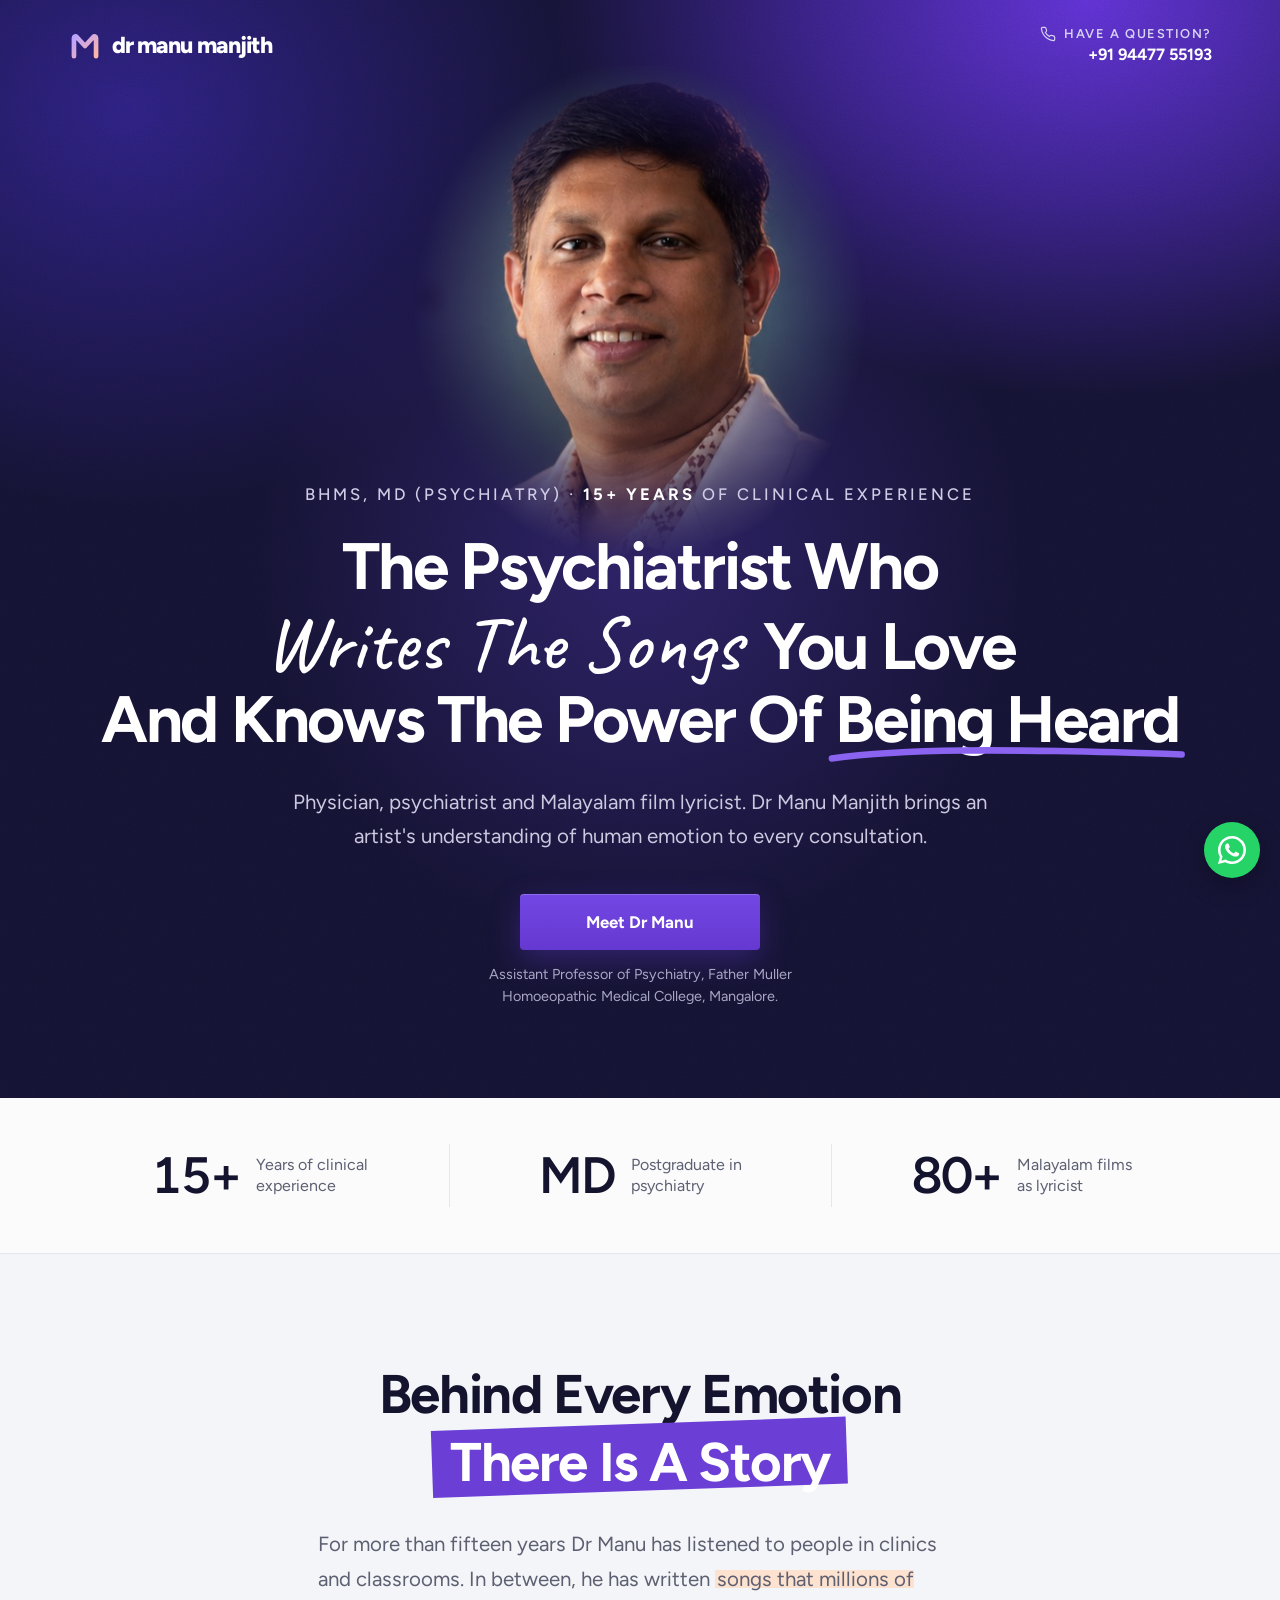
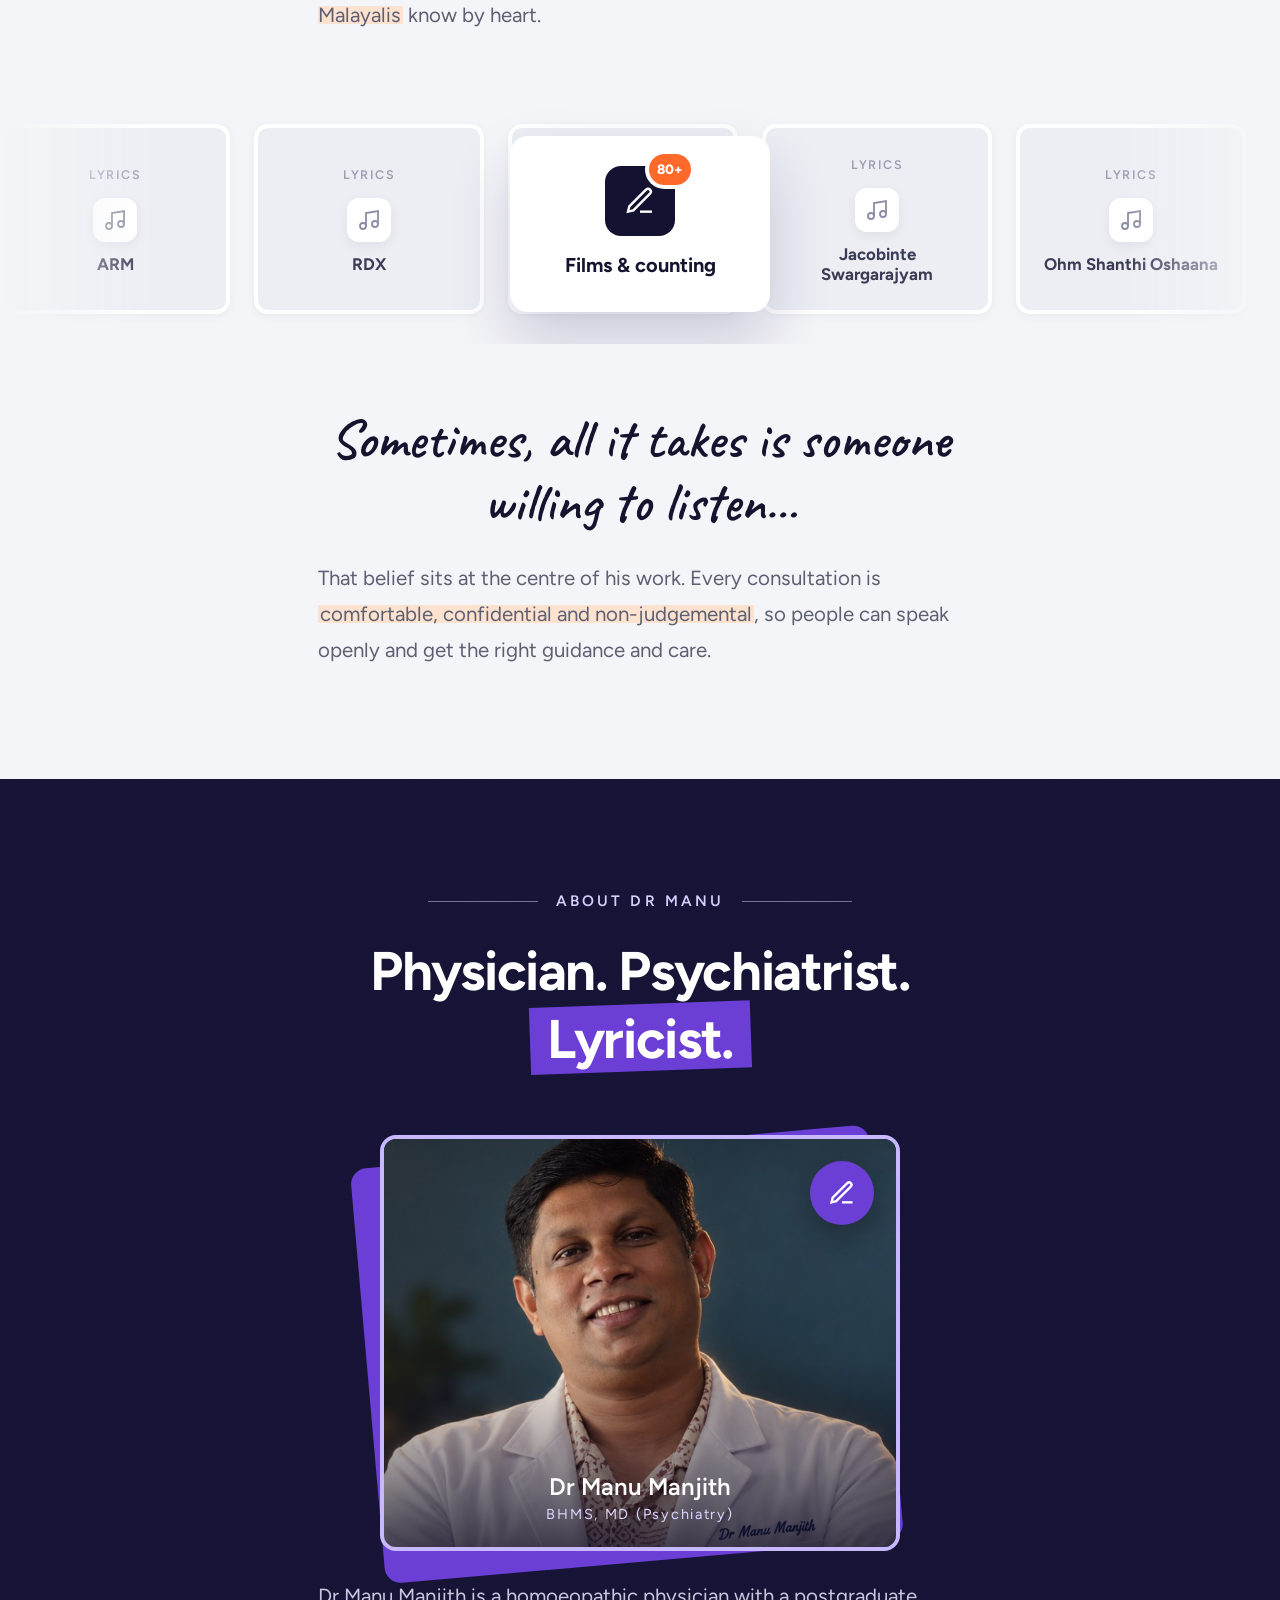
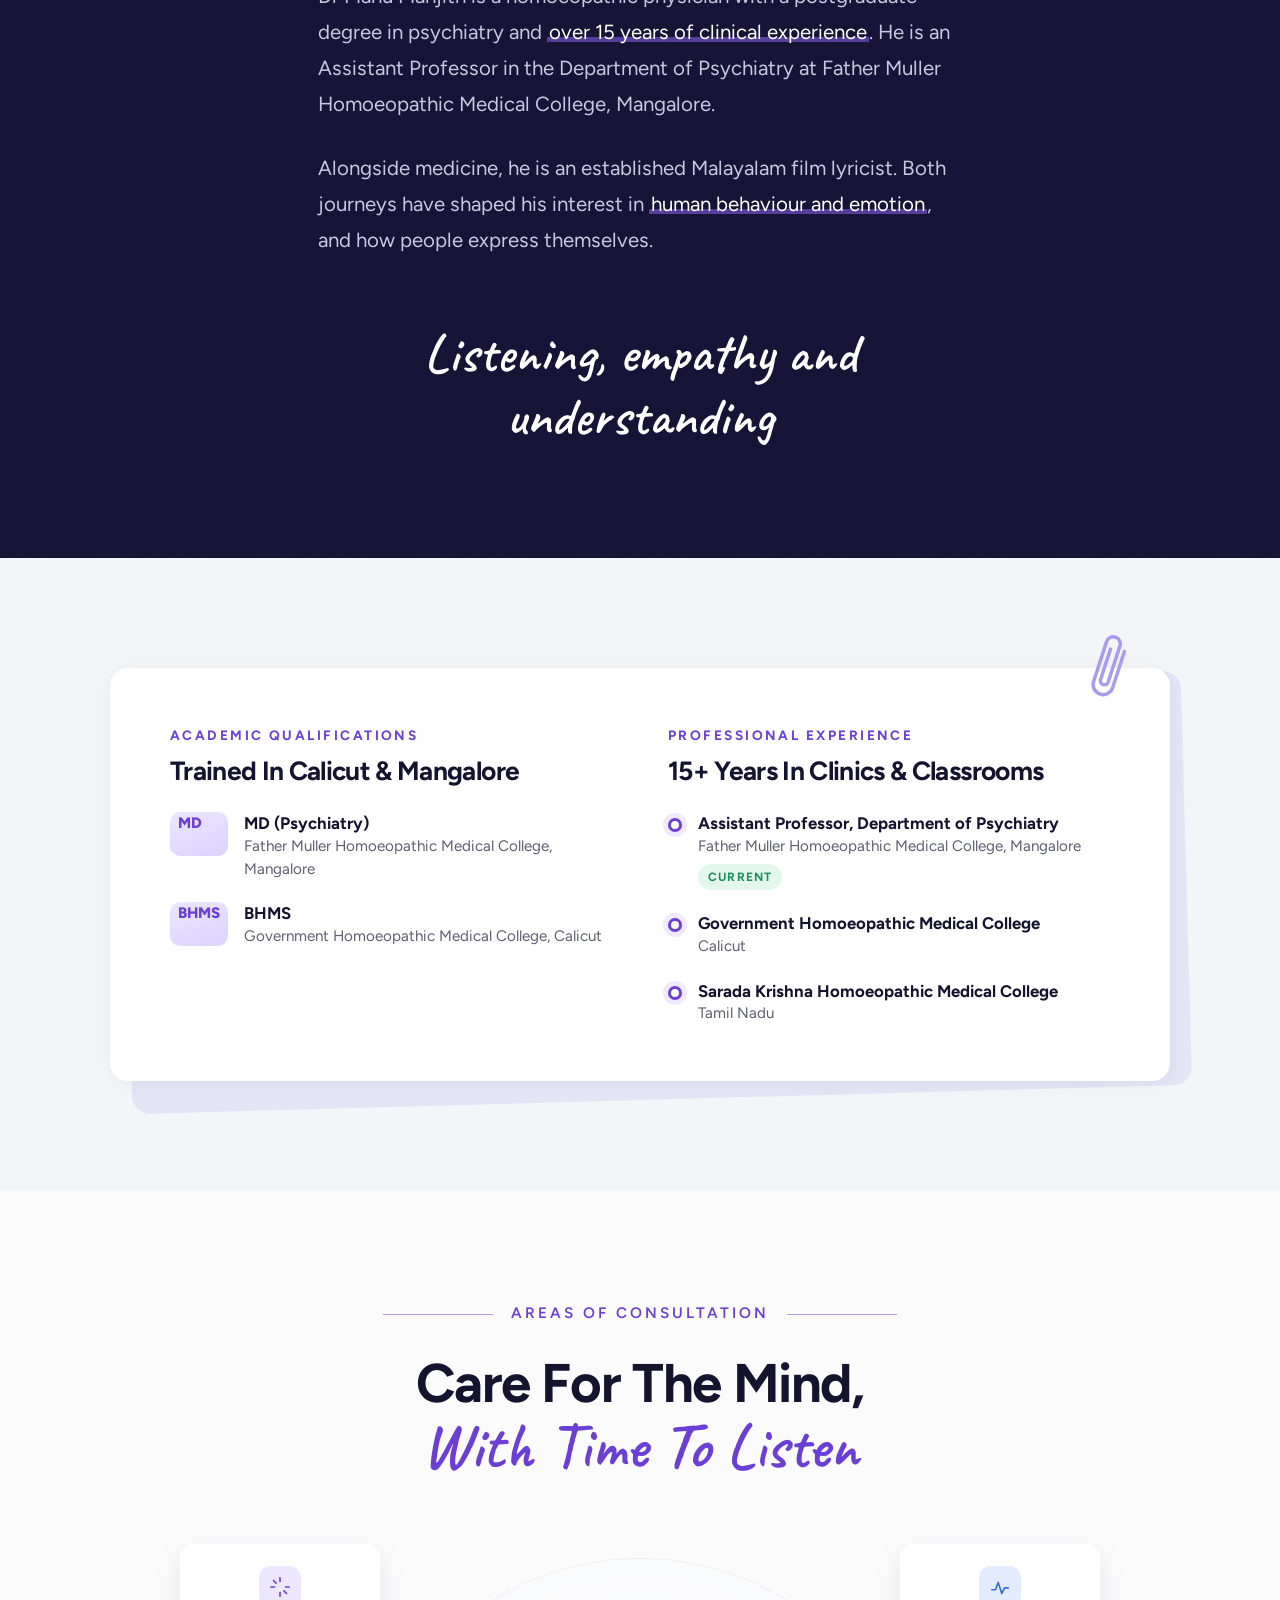
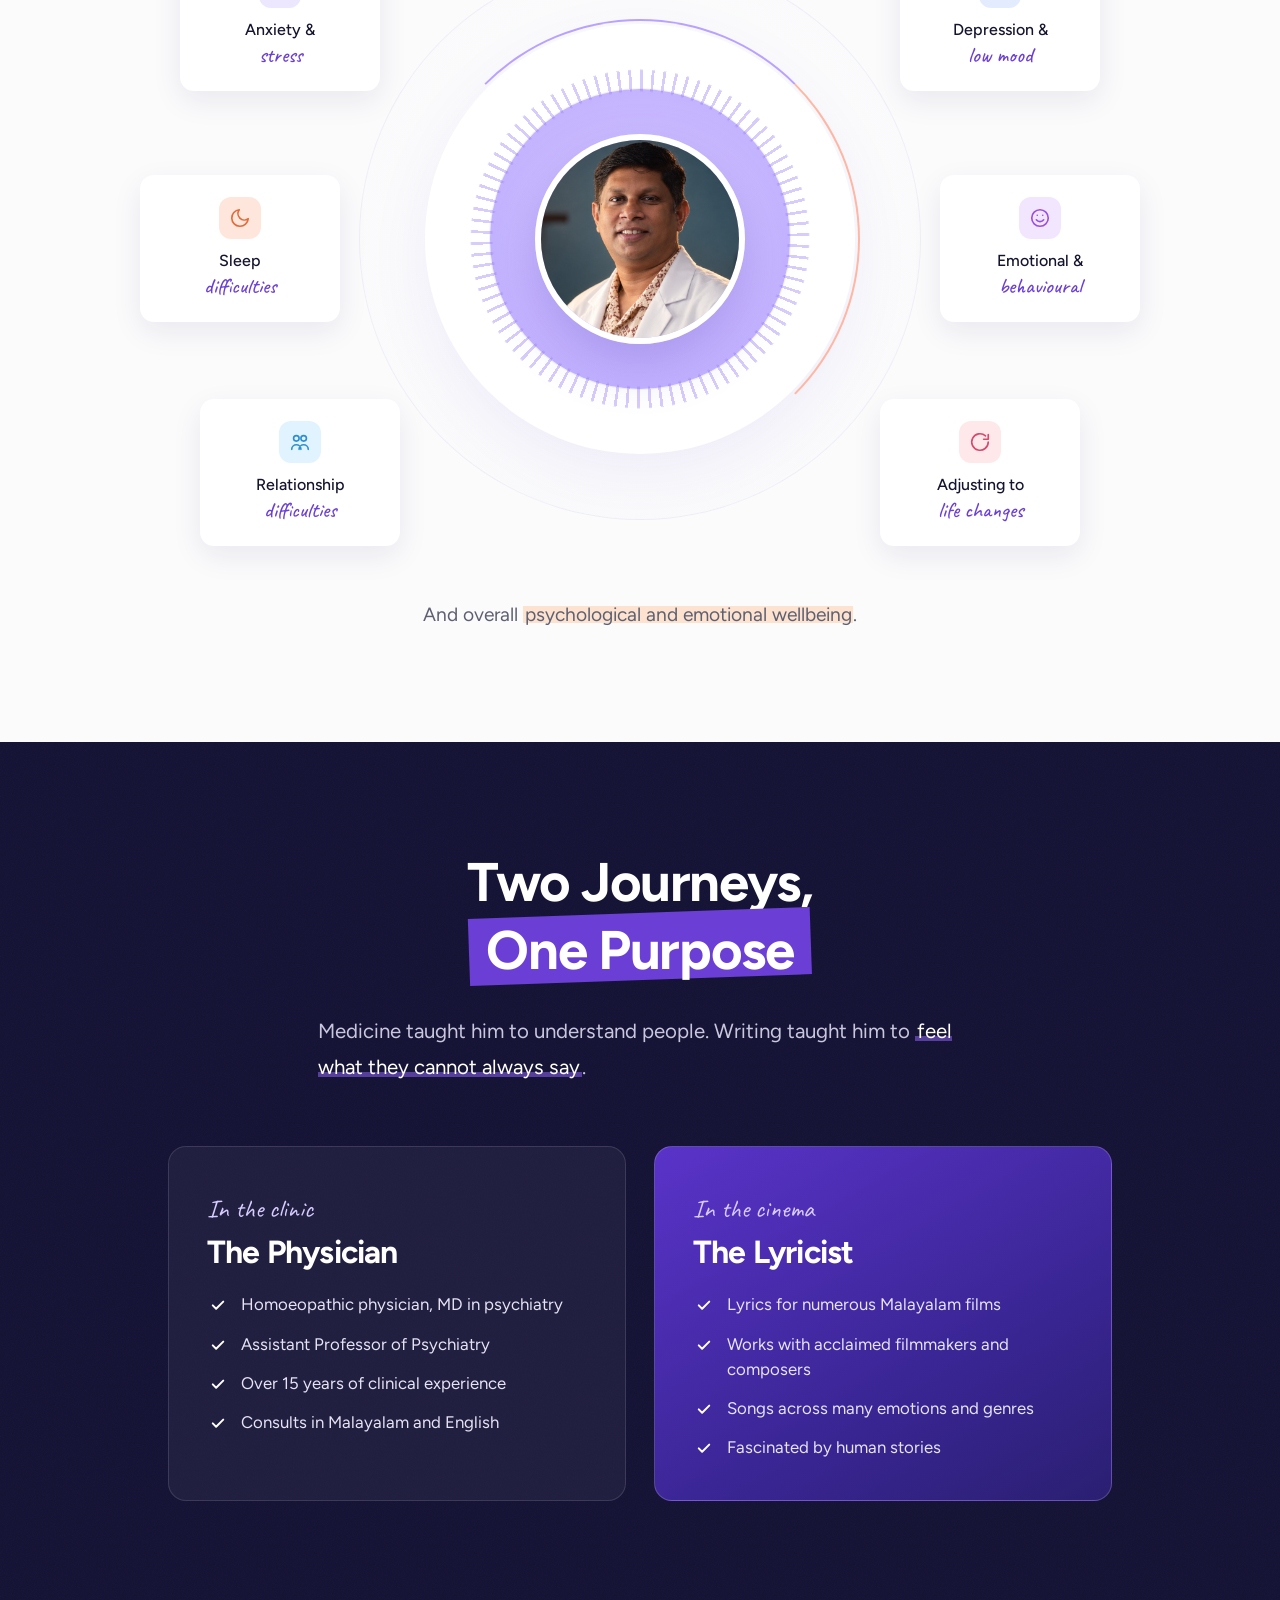
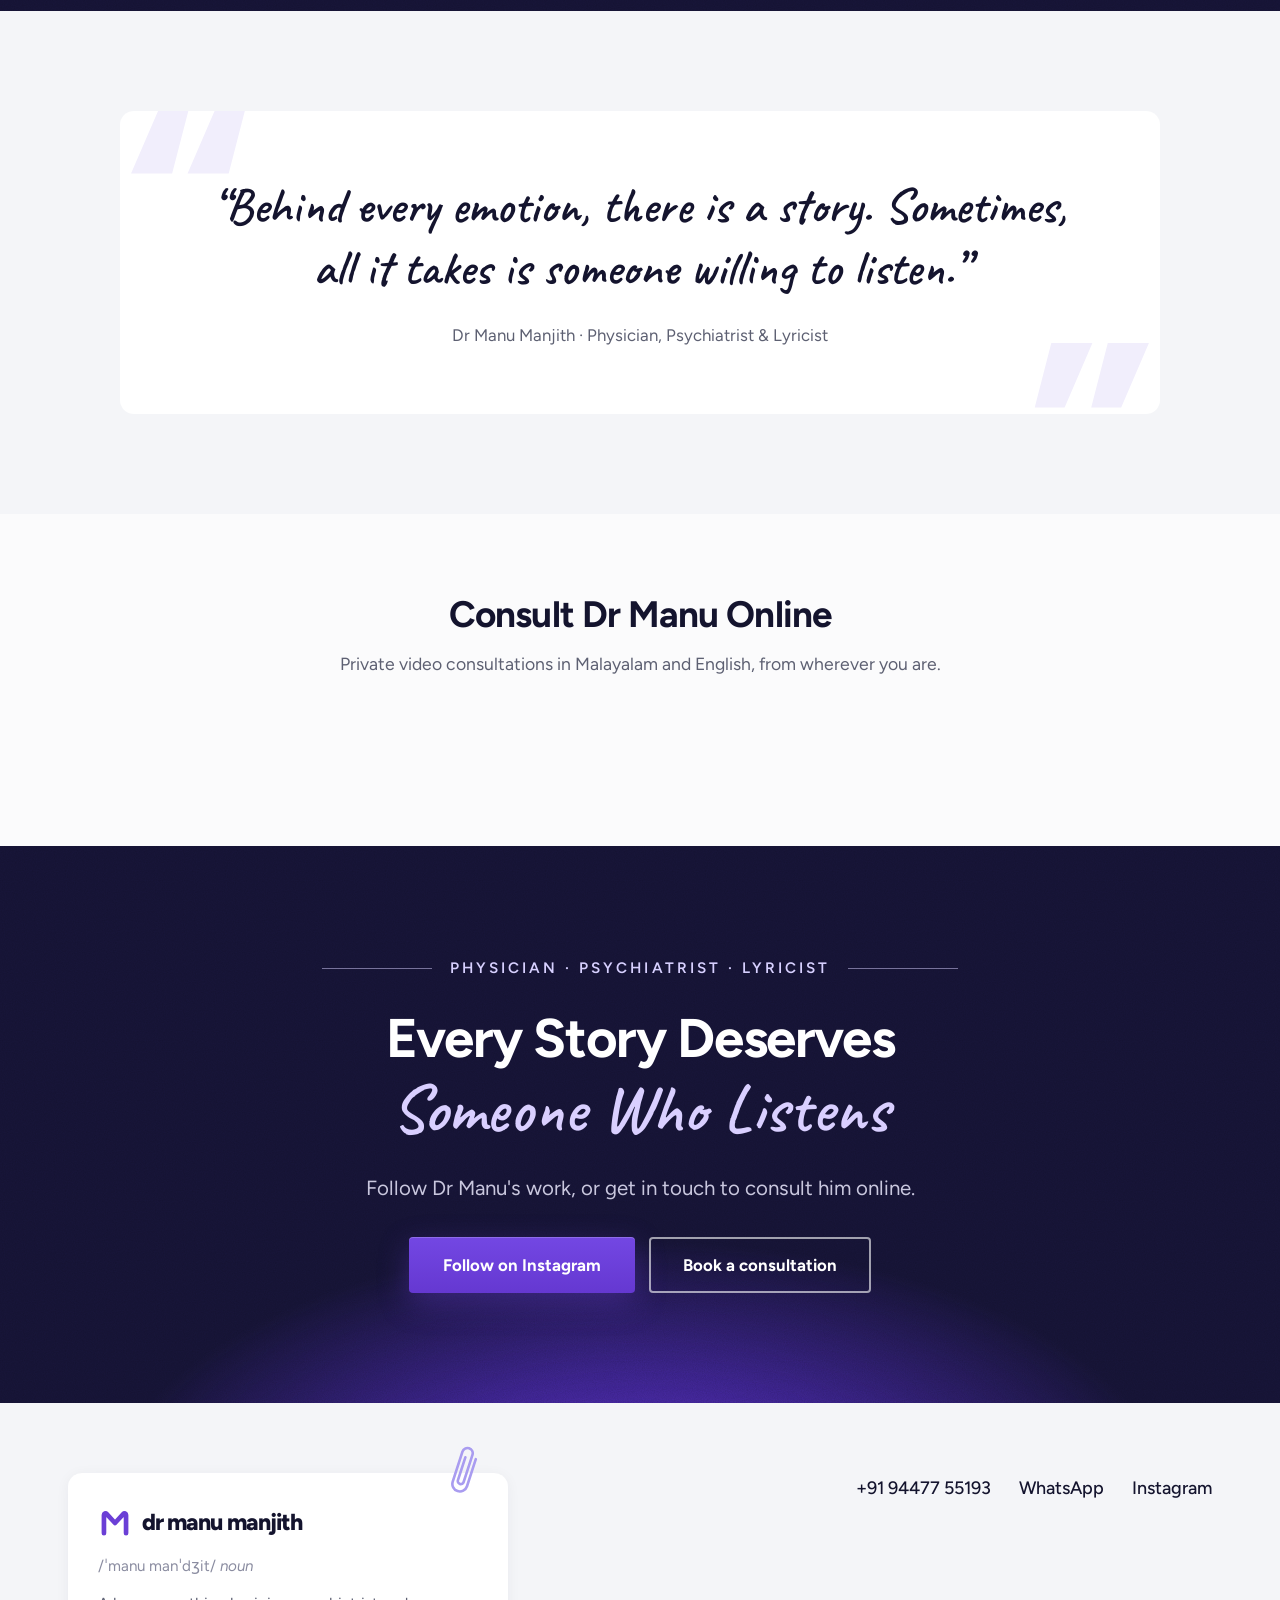
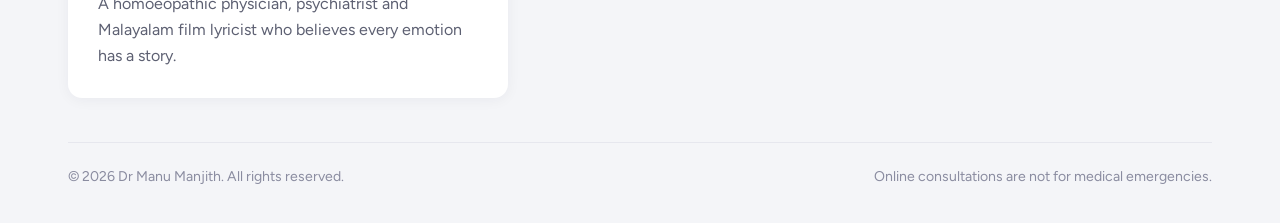
<file: index.html>
<!doctype html>
<html lang="en">
<head>
<meta charset="utf-8">
<meta name="viewport" content="width=device-width, initial-scale=1, viewport-fit=cover">
<title>Dr Manu Manjith | Physician, Psychiatrist &amp; Malayalam Film Lyricist</title>
<meta name="description" content="Dr Manu Manjith, BHMS, MD (Psychiatry): homoeopathic physician and psychiatrist with 15+ years of clinical experience, and Malayalam film lyricist. Consult online.">
<!-- PREVIEW: noindex until the official domain is live (then: canonical + index,follow) -->
<meta name="robots" content="noindex,nofollow">
<link rel="canonical" href="https://DOMAIN/">
<meta property="og:type" content="website">
<meta property="og:title" content="Dr Manu Manjith | Physician, Psychiatrist & Lyricist">
<meta property="og:description" content="BHMS, MD (Psychiatry). Homoeopathic physician, psychiatrist and Malayalam film lyricist.">
<meta property="og:url" content="https://DOMAIN/">
<meta property="og:image" content="https://DOMAIN/doctor.jpg">
<meta name="theme-color" content="#141231">
<script type="application/ld+json">
{"@context":"https://schema.org","@type":"Physician","name":"Dr Manu Manjith","medicalSpecialty":"Psychiatric","description":"BHMS, MD (Psychiatry). Homoeopathic physician and psychiatrist with over 15 years of clinical experience, and Malayalam film lyricist.","alumniOf":["Father Muller Homoeopathic Medical College, Mangalore","Government Homoeopathic Medical College, Calicut"],"url":"https://DOMAIN/","image":"https://DOMAIN/doctor.jpg","telephone":"+91 94477 55193","address":{"@type":"PostalAddress","addressLocality":"Kozhikode","addressRegion":"Kerala","addressCountry":"IN"},"sameAs":["https://www.instagram.com/manumanjith_s/"]}
</script>
<link rel="preconnect" href="https://fonts.googleapis.com">
<link rel="preconnect" href="https://fonts.gstatic.com" crossorigin>
<link rel="stylesheet" href="https://fonts.googleapis.com/css2?family=Figtree:wght@400;500;600;700;800&family=Caveat:wght@500;600;700&display=swap">
<link rel="stylesheet" href="site.css">
<link rel="manifest" href="manifest.webmanifest">
<link rel="icon" type="image/png" href="icons/icon-192.png">
<link rel="apple-touch-icon" href="icons/icon-192.png">
<script>document.write('<script src="config.js?v=' + Date.now() + '"><\/script>')</script>
</head>
<body>

<!-- ============ HERO (dark) ============ -->
<header class="hero dark grain" id="top">
  <div class="hero-glow" aria-hidden="true"></div>
  <div class="topbar wrap">
    <a class="logo" href="#top" aria-label="Dr Manu Manjith, home">
      <svg class="logo-mark" viewBox="0 0 40 40" aria-hidden="true"><defs><linearGradient id="lg" x1="0" y1="0" x2="1" y2="1"><stop offset="0" stop-color="#b9a2ff"/><stop offset="1" stop-color="#ffb7a5"/></linearGradient></defs><path d="M7 32V10.5c0-1.6 2-2.4 3.1-1.2L20 20l9.9-10.7c1.1-1.2 3.1-.4 3.1 1.2V32" fill="none" stroke="url(#lg)" stroke-width="5.5" stroke-linecap="round" stroke-linejoin="round"/></svg>
      <span>dr manu manjith</span>
    </a>
    <div class="topbar-r">
      <button class="install-btn tb-install" id="installNav" hidden><svg width="15" height="15" viewBox="0 0 24 24" fill="none" stroke="currentColor" stroke-width="2.2" aria-hidden="true"><path d="M12 3v12M7 10l5 5 5-5M5 21h14"/></svg>Install app</button>
      <a class="tb-contact" href="tel:+919447755193"><span class="tb-k"><svg viewBox="0 0 24 24" aria-hidden="true"><path d="M22 16.9v3a2 2 0 0 1-2.2 2 19.8 19.8 0 0 1-8.6-3.1 19.5 19.5 0 0 1-6-6A19.8 19.8 0 0 1 2.1 4.2 2 2 0 0 1 4.1 2h3a2 2 0 0 1 2 1.7c.1.9.4 1.8.7 2.7a2 2 0 0 1-.5 2.1L8 9.8a16 16 0 0 0 6 6l1.3-1.3a2 2 0 0 1 2.1-.4c.9.3 1.8.6 2.7.7a2 2 0 0 1 1.7 2z"/></svg>Have a question?</span><b>+91 94477 55193</b></a>
    </div>
  </div>

  <div class="hero-portrait" aria-hidden="true"><img src="doctor.jpg" alt="" width="640" height="800" fetchpriority="high" id="heroImg"></div>

  <div class="hero-copy wrap">
    <p class="eyebrow fx">BHMS, MD (Psychiatry) · <b>15+ years</b> of clinical experience</p>
    <h1 class="fx">The Psychiatrist Who<br><span class="script">Writes The Songs</span> You Love<br>And Knows The Power Of <span class="swash">Being Heard<svg viewBox="0 0 300 16" preserveAspectRatio="none" aria-hidden="true"><path d="M3 11 C 60 4, 140 3, 297 8"/></svg></span></h1>
    <p class="lead fx">Physician, psychiatrist and Malayalam film lyricist. Dr Manu Manjith brings an artist's understanding of human emotion to every consultation.</p>
    <div class="cta-wrap fx">
      <a class="btn" href="#about">Meet Dr Manu</a>
      <p class="cta-note">Assistant Professor of Psychiatry, Father Muller<br>Homoeopathic Medical College, Mangalore.</p>
    </div>
  </div>
</header>

<!-- ============ STATS ============ -->
<section class="stats">
  <div class="wrap stats-row">
    <div class="stat fx"><b><span data-count="15">15</span>+</b><span>Years of clinical<br>experience</span></div>
    <div class="stat fx"><b>MD</b><span>Postgraduate in<br>psychiatry</span></div>
    <div class="stat fx"><b><span data-count="80">80</span>+</b><span>Malayalam films<br>as lyricist</span></div>
  </div>
</section>

<!-- ============ STORY (light) ============ -->
<section class="light story">
  <div class="wrap narrow">
    <h2 class="h2 center fx">Behind Every Emotion<br><span class="hl-box"><span>There Is A Story</span></span></h2>
    <p class="body fx">For more than fifteen years Dr Manu has listened to people in clinics and classrooms. In between, he has written <mark>songs that millions of Malayalis</mark> know by heart.</p>
  </div>
  <div class="film-strip" aria-label="Films Dr Manu has written songs for">
    <div class="fs-track">
      <div class="film"><small>Lyrics</small><svg viewBox="0 0 24 24"><path d="M9 18V5l12-2v13"/><circle cx="6" cy="18" r="3"/><circle cx="18" cy="16" r="3"/></svg><b>ARM</b></div>
      <div class="film"><small>Lyrics</small><svg viewBox="0 0 24 24"><path d="M9 18V5l12-2v13"/><circle cx="6" cy="18" r="3"/><circle cx="18" cy="16" r="3"/></svg><b>RDX</b></div>
      <div class="film"><small>Lyrics</small><svg viewBox="0 0 24 24"><path d="M9 18V5l12-2v13"/><circle cx="6" cy="18" r="3"/><circle cx="18" cy="16" r="3"/></svg><b>Minnal Murali</b></div>
      <div class="film"><small>Lyrics</small><svg viewBox="0 0 24 24"><path d="M9 18V5l12-2v13"/><circle cx="6" cy="18" r="3"/><circle cx="18" cy="16" r="3"/></svg><b>Jacobinte Swargarajyam</b></div>
      <div class="film"><small>Lyrics</small><svg viewBox="0 0 24 24"><path d="M9 18V5l12-2v13"/><circle cx="6" cy="18" r="3"/><circle cx="18" cy="16" r="3"/></svg><b>Ohm Shanthi Oshaana</b></div>
      <div class="film"><small>Lyrics</small><svg viewBox="0 0 24 24"><path d="M9 18V5l12-2v13"/><circle cx="6" cy="18" r="3"/><circle cx="18" cy="16" r="3"/></svg><b>Oru Vadakkan Selfie</b></div>
      <div class="film"><small>Lyrics</small><svg viewBox="0 0 24 24"><path d="M9 18V5l12-2v13"/><circle cx="6" cy="18" r="3"/><circle cx="18" cy="16" r="3"/></svg><b>Sarvam Maya</b></div>
      <div class="film"><small>Lyrics</small><svg viewBox="0 0 24 24"><path d="M9 18V5l12-2v13"/><circle cx="6" cy="18" r="3"/><circle cx="18" cy="16" r="3"/></svg><b>Aadu 3</b></div>
    </div>
    <div class="fs-center fx-pop" aria-hidden="true"><span class="fsc-ic"><svg viewBox="0 0 24 24"><path d="M12 20h9"/><path d="M16.5 3.5a2.1 2.1 0 0 1 3 3L7 19l-4 1 1-4z"/></svg><i>80+</i></span><b>Films &amp; counting</b></div>
  </div>
  <div class="wrap narrow">
    <h3 class="script-h center fx write">Sometimes, all it takes is someone willing to listen…</h3>
    <p class="body fx">That belief sits at the centre of his work. Every consultation is <mark>comfortable, confidential and non-judgemental</mark>, so people can speak openly and get the right guidance and care.</p>
  </div>
</section>

<!-- ============ ABOUT (dark) ============ -->
<section class="dark grain about" id="about">
  <div class="wrap narrow">
    <p class="kicker fx"><i></i>About Dr Manu<i></i></p>
    <h2 class="h2 center brighten fx">Physician. Psychiatrist.<br><span class="hl-box"><span>Lyricist.</span></span></h2>
  </div>
  <div class="wrap about-photo fx">
    <div class="tilt-card">
      <img src="doctor-about.jpg" alt="Dr Manu Manjith in his white coat" loading="lazy" width="670" height="720">
      <span class="tc-badge"><svg viewBox="0 0 24 24"><path d="M12 20h9"/><path d="M16.5 3.5a2.1 2.1 0 0 1 3 3L7 19l-4 1 1-4z"/></svg></span>
      <div class="tc-cap"><b>Dr Manu Manjith</b><span>BHMS, MD (Psychiatry)</span></div>
    </div>
  </div>
  <div class="wrap narrow">
    <p class="body fx">Dr Manu Manjith is a homoeopathic physician with a postgraduate degree in psychiatry and <mark class="ink">over 15 years of clinical experience</mark>. He is an Assistant Professor in the Department of Psychiatry at Father Muller Homoeopathic Medical College, Mangalore.</p>
    <p class="body fx">Alongside medicine, he is an established Malayalam film lyricist. Both journeys have shaped his interest in <mark class="ink">human behaviour and emotion</mark>, and how people express themselves.</p>
    <h3 class="script-h light-script center fx write">Listening, empathy and understanding</h3>
  </div>
</section>

<!-- ============ CREDENTIALS (light, paper card) ============ -->
<section class="light creds">
  <div class="wrap">
    <div class="paper-wrap fx"><div class="paper">
      <svg class="clip" viewBox="0 0 40 80" aria-hidden="true"><path d="M28 18v38a10 10 0 0 1-20 0V14a7 7 0 0 1 14 0v38a4 4 0 0 1-8 0V20" fill="none" stroke="#a99cf0" stroke-width="3.5" stroke-linecap="round"/></svg>
      <div class="paper-grid">
        <div>
          <p class="pk">Academic Qualifications</p>
          <h3>Trained In Calicut &amp; Mangalore</h3>
          <ul class="tl">
            <li><span class="tl-ic">MD</span><div><b>MD (Psychiatry)</b><span>Father Muller Homoeopathic Medical College, Mangalore</span></div></li>
            <li><span class="tl-ic">BHMS</span><div><b>BHMS</b><span>Government Homoeopathic Medical College, Calicut</span></div></li>
          </ul>
        </div>
        <div>
          <p class="pk">Professional Experience</p>
          <h3>15+ Years In Clinics &amp; Classrooms</h3>
          <ul class="tl">
            <li><span class="tl-dot"></span><div><b>Assistant Professor, Department of Psychiatry</b><span>Father Muller Homoeopathic Medical College, Mangalore</span><em class="now">Current</em></div></li>
            <li><span class="tl-dot"></span><div><b>Government Homoeopathic Medical College</b><span>Calicut</span></div></li>
            <li><span class="tl-dot"></span><div><b>Sarada Krishna Homoeopathic Medical College</b><span>Tamil Nadu</span></div></li>
          </ul>
        </div>
      </div>
    </div>
  </div></div>
</section>

<!-- ============ AREAS (radar) ============ -->
<section class="light2 areas" id="areas">
  <div class="wrap narrow">
    <p class="kicker purple fx"><i></i>Areas of Consultation<i></i></p>
    <h2 class="h2 center fx">Care For The Mind,<br><span class="script purple">With Time To Listen</span></h2>
  </div>
  <div class="radar">
    <div class="rings" aria-hidden="true"><i></i><i></i><i></i><span class="ticks"></span><span class="arc"></span></div>
    <div class="radar-face"><img src="doctor.jpg" alt="" loading="lazy"></div>
    <div class="node n1"><span class="nd-ic c1"><svg viewBox="0 0 24 24"><path d="M12 2v4M12 18v4M4.9 4.9l2.8 2.8M16.3 16.3l2.8 2.8M2 12h4M18 12h4"/></svg></span>Anxiety &amp;<br><em>stress</em></div>
    <div class="node n2"><span class="nd-ic c2"><svg viewBox="0 0 24 24"><path d="M3 15h4l3-8 4 12 3-6h4"/></svg></span>Depression &amp;<br><em>low mood</em></div>
    <div class="node n3"><span class="nd-ic c3"><svg viewBox="0 0 24 24"><path d="M21 12.8A9 9 0 1 1 11.2 3a7 7 0 0 0 9.8 9.8z"/></svg></span>Sleep<br><em>difficulties</em></div>
    <div class="node n4"><span class="nd-ic c4"><svg viewBox="0 0 24 24"><circle cx="12" cy="12" r="9"/><path d="M8 14s1.5 2 4 2 4-2 4-2M9 9h.01M15 9h.01"/></svg></span>Emotional &amp;<br><em>behavioural</em></div>
    <div class="node n5"><span class="nd-ic c5"><svg viewBox="0 0 24 24"><circle cx="8" cy="8" r="3"/><circle cx="16" cy="8" r="3"/><path d="M3 20c0-3 2.5-5 5-5s5 2 5 5M11 20c0-3 2.5-5 5-5s5 2 5 5"/></svg></span>Relationship<br><em>difficulties</em></div>
    <div class="node n6"><span class="nd-ic c6"><svg viewBox="0 0 24 24"><path d="M21 12a9 9 0 1 1-3-6.7M21 4v5h-5"/></svg></span>Adjusting to<br><em>life changes</em></div>
  </div>
  <p class="areas-foot fx">And overall <mark>psychological and emotional wellbeing</mark>.</p>
</section>

<!-- ============ TWO JOURNEYS (dark) ============ -->
<section class="dark grain journeys">
  <div class="wrap narrow">
    <h2 class="h2 center brighten fx">Two Journeys,<br><span class="hl-box"><span>One Purpose</span></span></h2>
    <p class="body fx">Medicine taught him to understand people. Writing taught him to <mark class="ink">feel what they cannot always say</mark>.</p>
  </div>
  <div class="wrap jr-grid">
    <div class="jr-card fx">
      <span class="jr-tag">In the clinic</span>
      <h3>The Physician</h3>
      <ul class="checks">
        <li>Homoeopathic physician, MD in psychiatry</li>
        <li>Assistant Professor of Psychiatry</li>
        <li>Over 15 years of clinical experience</li>
        <li>Consults in Malayalam and English</li>
      </ul>
    </div>
    <div class="jr-card violet fx">
      <span class="jr-tag">In the cinema</span>
      <h3>The Lyricist</h3>
      <ul class="checks">
        <li>Lyrics for numerous Malayalam films</li>
        <li>Works with acclaimed filmmakers and composers</li>
        <li>Songs across many emotions and genres</li>
        <li>Fascinated by human stories</li>
      </ul>
    </div>
  </div>
</section>

<!-- ============ QUOTE (light) ============ -->
<section class="light quote-sec">
  <div class="wrap">
    <figure class="quote-card fx">
      <blockquote class="script-q write">“Behind every emotion, there is a story. Sometimes, all it takes is someone willing to listen.”</blockquote>
      <figcaption>Dr Manu Manjith · Physician, Psychiatrist &amp; Lyricist</figcaption>
    </figure>
  </div>
</section>

<!-- ============ CONSULT (quiet, small) ============ -->
<section class="light2 consult">
  <div class="wrap narrow center">
    <h2 class="h3 fx">Consult Dr Manu Online</h2>
    <p class="body small fx">Private video consultations in Malayalam and English, from wherever you are.</p>
    <div class="consult-btns fx">
      <button class="btn" data-book>Book a consultation</button>
      <a class="btn ghost" href="https://wa.me/919447755193?text=Hi%2C%20I%27d%20like%20to%20know%20more%20about%20consulting%20Dr%20Manu%20Manjith." target="_blank" rel="noopener">WhatsApp</a>
    </div>
  </div>
</section>

<!-- ============ CLOSING (dark) ============ -->
<section class="dark grain closing">
  <div class="wrap narrow center">
    <p class="kicker fx"><i></i>Physician · Psychiatrist · Lyricist<i></i></p>
    <h2 class="h2 brighten fx">Every Story Deserves<br><span class="script">Someone Who Listens</span></h2>
    <p class="body fx">Follow Dr Manu's work, or get in touch to consult him online.</p>
    <div class="consult-btns fx">
      <a class="btn" href="https://www.instagram.com/manumanjith_s/" target="_blank" rel="noopener">Follow on Instagram</a>
      <button class="btn ghost light" data-book>Book a consultation</button>
    </div>
  </div>
</section>

<!-- ============ FOOTER ============ -->
<footer class="foot light">
  <div class="wrap foot-grid">
    <div class="foot-card">
      <svg class="clip small" viewBox="0 0 40 80" aria-hidden="true"><path d="M28 18v38a10 10 0 0 1-20 0V14a7 7 0 0 1 14 0v38a4 4 0 0 1-8 0V20" fill="none" stroke="#a99cf0" stroke-width="3.5" stroke-linecap="round"/></svg>
      <a class="logo dark-logo" href="#top"><svg class="logo-mark" viewBox="0 0 40 40" aria-hidden="true"><path d="M7 32V10.5c0-1.6 2-2.4 3.1-1.2L20 20l9.9-10.7c1.1-1.2 3.1-.4 3.1 1.2V32" fill="none" stroke="#6b3fd6" stroke-width="5.5" stroke-linecap="round" stroke-linejoin="round"/></svg><span>dr manu manjith</span></a>
      <p class="pron">/ˈmanu manˈdʒit/ <em>noun</em></p>
      <p>A homoeopathic physician, psychiatrist and Malayalam film lyricist who believes every emotion has a story.</p>
    </div>
    <div class="foot-links">
      <a href="tel:+919447755193">+91 94477 55193</a>
      <a href="https://wa.me/919447755193" target="_blank" rel="noopener">WhatsApp</a>
      <a href="https://www.instagram.com/manumanjith_s/" target="_blank" rel="noopener">Instagram</a>
    </div>
  </div>
  <div class="wrap">
    <div class="install-row" id="installRow" hidden><div><b>Get the app</b><span>Book and join consultations from your home screen.</span></div><button class="btn install-btn" id="installFoot">Install app</button></div>
    <div class="legal"><span><a href="doctor.html" class="quiet" aria-label="Clinic login">©</a> 2026 Dr Manu Manjith. All rights reserved.</span><span>Online consultations are not for medical emergencies.</span></div>
  </div>
</footer>

<a class="fab-wa" href="https://wa.me/919447755193" target="_blank" rel="noopener" aria-label="Chat on WhatsApp"><svg viewBox="0 0 24 24" fill="currentColor" aria-hidden="true"><path d="M17.5 14.4c-.3-.1-1.8-.9-2-1-.3-.1-.5-.1-.7.1-.2.3-.8 1-.9 1.2-.2.2-.3.2-.6.1-.3-.1-1.3-.5-2.4-1.5-.9-.8-1.5-1.8-1.7-2.1-.2-.3 0-.5.1-.6l.4-.5c.1-.2.2-.3.3-.5.1-.2 0-.4 0-.5l-.9-2.2c-.2-.6-.5-.5-.7-.5h-.6c-.2 0-.5.1-.8.4-.3.3-1 1-1 2.5s1.1 2.9 1.2 3.1c.1.2 2.1 3.2 5.1 4.5.7.3 1.3.5 1.7.6.7.2 1.4.2 1.9.1.6-.1 1.8-.7 2-1.4.3-.7.3-1.3.2-1.4-.1-.1-.3-.2-.6-.3zM12 21.8c-1.8 0-3.5-.5-5-1.4l-.4-.2-3.7 1 1-3.6-.2-.4C2.7 15.6 2.2 13.8 2.2 12 2.2 6.6 6.6 2.2 12 2.2c2.6 0 5.1 1 6.9 2.9 1.8 1.8 2.9 4.3 2.9 6.9 0 5.4-4.4 9.8-9.8 9.8zm8.4-18.2C18.2 1.3 15.2 0 12 0 5.4 0 0 5.4 0 12c0 2.1.6 4.2 1.6 6L0 24l6.2-1.6c1.8 1 3.8 1.5 5.8 1.5 6.6 0 12-5.4 12-12 0-3.2-1.2-6.2-3.6-8.4z"/></svg></a>

<script src="qrcode.js"></script>
<script src="booking.js"></script>
<script src="site.js"></script>
</body>
</html>
</file>
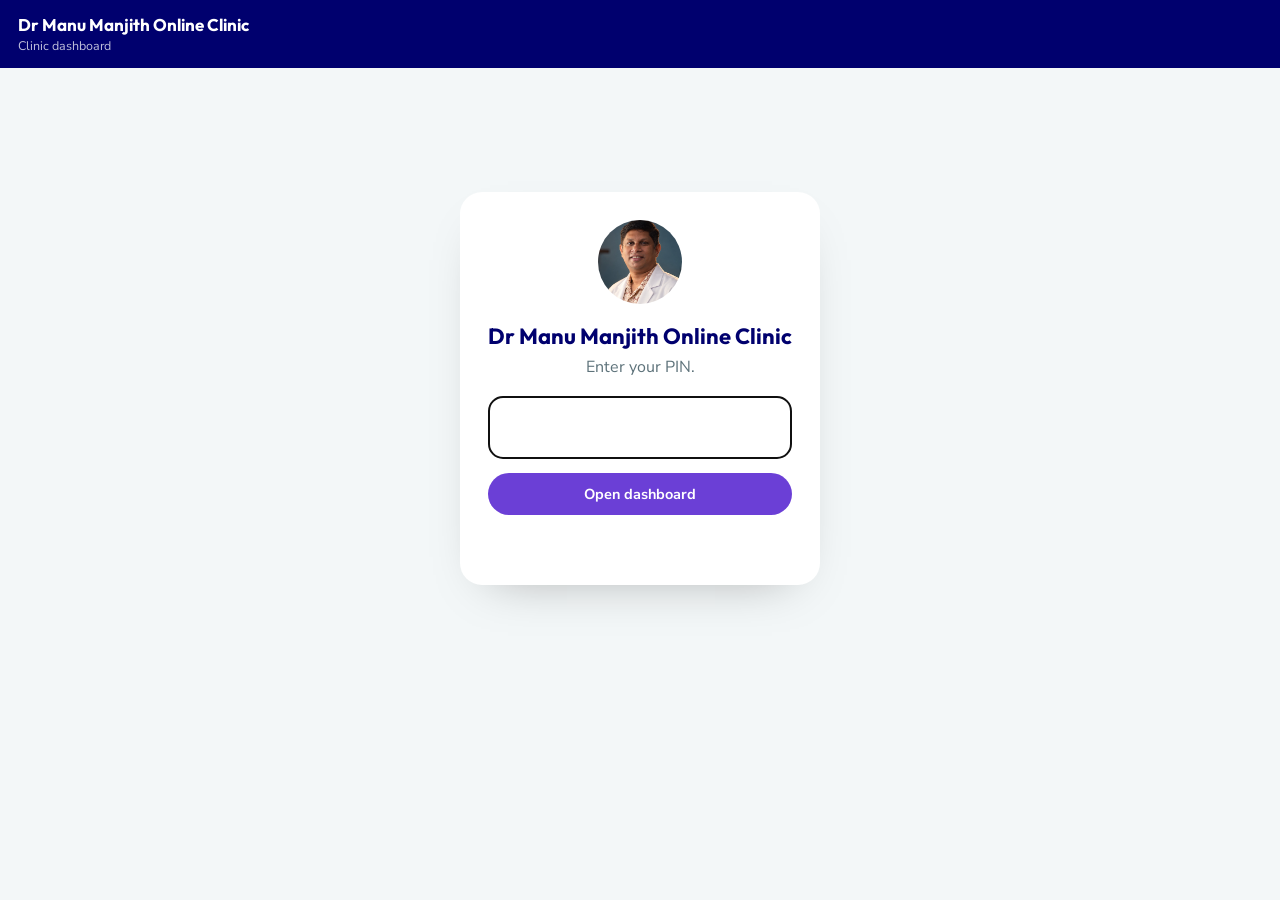
<file: doctor.html>
<!doctype html>
<html lang="en">
<head>
<meta charset="utf-8">
<meta name="viewport" content="width=device-width, initial-scale=1, viewport-fit=cover">
<meta name="robots" content="noindex">
<title>Clinic dashboard</title>
<link rel="manifest" href="manifest.webmanifest">
<link rel="icon" type="image/png" href="icons/icon-192.png">
<link rel="apple-touch-icon" href="icons/icon-192.png">
<link rel="preconnect" href="https://fonts.googleapis.com">
<link href="https://fonts.googleapis.com/css2?family=Outfit:wght@600;700&family=Nunito+Sans:wght@400;600;700&display=swap" rel="stylesheet">
<script>document.write('<script src="config.js?v=' + Date.now() + '"><\/script>')</script><!-- always the newest settings -->
<!-- DotCom Pro: doctor / front-desk page. Details from config.js; every key stays in the Cloudflare helper. -->
<style>
  :root{--brand:#0e8a8a;--deep:#074a50;--accent:#d94a3d;--light:#9fe3dc;--bg:#f3f7f8;--card:#fff;--fg:#1d3239;--muted:#5d727a;--line:#e1eaec;--ok:#1e8e3e}
  *{box-sizing:border-box;margin:0;padding:0}
  body{font-family:"Nunito Sans",system-ui,sans-serif;background:var(--bg);color:var(--fg);min-height:100dvh;padding-bottom:env(safe-area-inset-bottom)}
  button,input,select{font:inherit}button{cursor:pointer}
  header{background:var(--deep);color:#fff;padding:calc(14px + env(safe-area-inset-top)) 18px 14px;display:flex;align-items:center;justify-content:space-between;gap:12px;position:sticky;top:0;z-index:5}
  header b{font:700 17px Outfit}header small{display:block;opacity:.75;font-size:12.5px}
  .hbtn{background:rgba(255,255,255,.14);color:#fff;border:0;border-radius:999px;padding:8px 14px;font-weight:700;font-size:13.5px}
  main{max-width:820px;margin:0 auto;padding:16px}
  .login{max-width:360px;margin:12vh auto 0;background:var(--card);border-radius:22px;padding:28px;text-align:center;box-shadow:0 20px 50px -30px rgba(0,0,0,.35)}
  .login img{width:84px;height:84px;border-radius:50%;object-fit:cover;object-position:center 20%;margin-bottom:12px}
  .login h1{font:700 22px Outfit;color:var(--deep)}
  .login p{color:var(--muted);margin:6px 0 18px}
  .pin{width:100%;font:700 26px Outfit;letter-spacing:.4em;text-align:center;padding:14px;border:1.5px solid var(--line);border-radius:14px;margin-bottom:14px}
  .btn{display:inline-flex;align-items:center;justify-content:center;gap:8px;border:0;border-radius:999px;padding:11px 18px;font-weight:700;font-size:14.5px;background:var(--brand);color:#fff;text-decoration:none}
  .btn.full{width:100%}.btn.ghost{background:transparent;color:var(--deep);border:1.5px solid var(--line)}
  .btn.ok{background:var(--ok)}.btn.no{background:#fff;color:#b3261e;border:1.5px solid #f1c9c6}.btn.wa{background:#25d366}
  .btn.sm{padding:8px 12px;font-size:13px}
  .btn:disabled{opacity:.55;cursor:wait}
  .err{color:#b3261e;min-height:1.3em;margin-top:10px;font-size:14px}
  .tabs{display:flex;flex-wrap:wrap;gap:6px;margin:4px 0 14px}
  .tab{flex:1 1 auto;min-width:max-content;border:1.5px solid var(--line);background:var(--card);border-radius:14px;padding:11px 12px;font-weight:700;color:var(--muted)}
  .tab[aria-selected=true]{background:var(--deep);color:#fff;border-color:var(--deep)}
  .tab .n{display:inline-grid;place-items:center;min-width:20px;height:20px;border-radius:10px;background:var(--accent);color:#fff;font-size:11.5px;margin-left:6px;padding:0 6px}
  .tab[aria-selected=true] .n{background:#fff;color:var(--deep)}
  .chips{display:flex;gap:6px;flex-wrap:wrap;margin-bottom:12px}
  .chip{border:1.5px solid var(--line);background:var(--card);border-radius:999px;padding:6px 12px;font-weight:700;font-size:13px;color:var(--muted)}
  .chip[aria-pressed=true]{background:var(--brand);border-color:var(--brand);color:#fff}
  .card{background:var(--card);border-radius:18px;padding:16px;margin-bottom:12px;border:1px solid var(--line)}
  .card .top{display:flex;justify-content:space-between;gap:10px;align-items:flex-start}
  .card h3{font:700 17px Outfit;color:var(--deep)}
  .when{font-weight:700;text-align:right;white-space:nowrap}.when small{display:block;font-weight:600;color:var(--muted)}
  .meta{color:var(--muted);font-size:14px;margin-top:6px;display:grid;gap:3px}
  .meta a{color:var(--brand);font-weight:700;text-decoration:none}
  .tag{display:inline-block;background:#eef8f1;color:var(--ok);font-weight:700;border-radius:8px;padding:2px 8px;font-size:12.5px}
  .tag.doc{background:#eef4f8;color:var(--deep)}
  .acts{display:flex;gap:8px;flex-wrap:wrap;margin-top:12px}.acts .btn{flex:1;min-width:110px}
  .empty{text-align:center;color:var(--muted);padding:40px 10px}
  .note{font-size:13px;color:var(--muted)}
  .notify{background:#fff8e6;border:1px solid #f3dfa8;border-radius:14px;padding:12px 14px;display:flex;gap:10px;align-items:center;justify-content:space-between;margin-bottom:12px;font-size:14px}
  .today{border-left:4px solid var(--accent)}
  .panel{background:var(--card);border:1px solid var(--line);border-radius:18px;padding:18px;margin-bottom:12px}
  .panel h3{font:700 18px Outfit;color:var(--deep);margin-bottom:10px}
  .row{display:flex;gap:10px;flex-wrap:wrap;align-items:end}
  .row label{display:grid;gap:4px;font-size:13px;font-weight:700;color:var(--muted);flex:1;min-width:140px}
  .row input,.row select{padding:10px 12px;border:1.5px solid var(--line);border-radius:12px;background:#fff}
  .stats{display:grid;grid-template-columns:repeat(auto-fit,minmax(120px,1fr));gap:10px;margin:12px 0}
  .stat{background:var(--bg);border-radius:14px;padding:12px}.stat b{display:block;font:700 22px Outfit;color:var(--deep)}.stat span{font-size:12.5px;color:var(--muted)}
  table{width:100%;border-collapse:collapse;font-size:14px;margin-top:8px}td,th{padding:7px 6px;border-bottom:1px solid var(--line);text-align:left}th{color:var(--muted);font-size:12.5px}
  .toast{position:fixed;left:50%;bottom:calc(20px + env(safe-area-inset-bottom));transform:translateX(-50%);background:var(--deep);color:#fff;padding:12px 16px;border-radius:16px;font-weight:700;box-shadow:0 10px 30px -10px rgba(0,0,0,.4);display:none;align-items:center;gap:10px;max-width:calc(100% - 32px);z-index:20}
  .toast.on{display:flex}
  dialog{border:0;border-radius:20px;padding:22px;max-width:400px;width:calc(100% - 32px)}
  dialog::backdrop{background:rgba(0,0,0,.4)}
  dialog h3{font:700 19px Outfit;color:var(--deep);margin-bottom:8px}
  dialog textarea{width:100%;min-height:80px;border:1.5px solid var(--line);border-radius:12px;padding:10px;margin:10px 0}
  .tt h3{font:700 16px Outfit,system-ui,sans-serif;color:var(--deep);margin:4px 0 10px}
  .dayrow{display:grid;grid-template-columns:minmax(0,1fr);gap:6px;align-items:start;padding:10px 0;border-top:1px solid var(--line)}
  .dayrow:first-of-type{border-top:0}
  .dayrow b{font-size:14px}
  .wins{display:grid;gap:6px}
  .win{display:flex;gap:6px;align-items:center;flex-wrap:nowrap}
  .win input[type=time]{flex:1 1 0;min-width:0;width:auto;font-size:14px;padding:7px 4px}
  .win span{flex:none;font-size:13px;color:var(--muted)}
  .win .x{flex:none}
  .win input[type=time],.tt input[type=date],.tt input[type=number],.tt input[type=text]{font:inherit;border:1.5px solid var(--line);border-radius:10px;padding:7px 8px;background:#fff}
  .tt input[type=number]{width:80px}
  .x{border:0;background:#fdeceb;color:#b3261e;border-radius:10px;padding:7px 10px;font-weight:700}
  .add{border:1.5px dashed var(--line);background:#fff;color:var(--deep);border-radius:10px;padding:6px 10px;font-weight:700;justify-self:start}
  .closed{color:var(--muted);font-size:14px;padding-top:8px}
  .grid2{display:grid;grid-template-columns:1fr 1fr;gap:10px}
  .grid2 label{font-size:13.5px;color:var(--muted);display:grid;gap:4px}
  .leave{display:flex;gap:8px;align-items:center;justify-content:space-between;padding:8px 0;border-top:1px solid var(--line)}
</style>
</head>
<body>
<header><div><b id="dn"></b><small id="who">Clinic dashboard</small></div><div id="hdrBtns" hidden><button class="hbtn" id="refresh">Refresh</button> <button class="hbtn" id="logout">Log out</button></div></header>
<main id="main"></main>
<dialog id="dlg"></dialog>
<div class="toast" id="toast"><span id="toastMsg"></span></div>
<script src="jspdf.min.js"></script>
<script>
(function(){
const S = window.SITE, DOCS = S.doctors || [], CL = S.clinic || {};
const API = ((S.helper && S.helper.url) || "").replace(/\/$/, "");
const $ = id => document.getElementById(id);
const esc = s => String(s ?? "").replace(/[&<>"]/g, c => ({ "&":"&amp;","<":"&lt;",">":"&gt;",'"':"&quot;" }[c]));
const r = document.documentElement.style;
r.setProperty("--brand", S.theme.brand); r.setProperty("--deep", S.theme.brandDeep); r.setProperty("--accent", S.theme.accent); r.setProperty("--light", S.theme.light);
$("dn").textContent = CL.name || S.doctor.name; document.title = "Dashboard · " + (CL.name || S.doctor.name);
if ("serviceWorker" in navigator) navigator.serviceWorker.register("sw.js").catch(() => {});
const params = new URLSearchParams(location.search);

const store = {
  get() { try { return JSON.parse(localStorage.getItem("docSession") || "null"); } catch (e) { return null; } },
  set(v) { try { v ? localStorage.setItem("docSession", JSON.stringify(v)) : localStorage.removeItem("docSession"); localStorage.setItem("docToken", v ? v.token : ""); } catch (e) {} }
};
let sess = store.get(), data = { pending: [], upcoming: [], past: [] }, tab = "pending", filter = "all", timer = null;
const isDesk = () => sess && sess.role === "desk";

function toast(t, waLink) {
  const el = $("toast"); $("toastMsg").textContent = t;
  const old = el.querySelector("a"); if (old) old.remove();
  if (waLink) { const a = document.createElement("a"); a.className = "btn wa sm"; a.href = waLink; a.target = "_blank"; a.rel = "noopener"; a.textContent = "Send on WhatsApp"; el.appendChild(a); }
  el.classList.add("on"); clearTimeout(el._t); el._t = setTimeout(() => el.classList.remove("on"), waLink ? 12000 : 2800);
}
const waUrl = (to, text) => `https://wa.me/${String(to).replace(/\D/g, "")}?text=${encodeURIComponent(text)}`;
function reportWa(okMsg, wa) {   // automatic WhatsApp, or "tap to send" backup
  if (!wa || wa.sent) return toast(okMsg + (wa && wa.sent ? " WhatsApp sent." : ""));
  if (wa.to && wa.text) return toast(okMsg + " WhatsApp didn't send automatically.", waUrl(wa.to, wa.text));
  toast(okMsg + " (No WhatsApp number on this booking.)");
}
async function api(path, opts = {}) {
  if (!API) throw new Error("The dashboard is not connected yet (helper URL missing in config.js).");
  const res = await fetch(API + path, { ...opts, headers: { "Content-Type": "application/json", ...(sess ? { Authorization: "Bearer " + sess.token } : {}) } });
  const d = await res.json().catch(() => ({}));
  if (res.status === 401 && path !== "/login") { logout(); throw new Error("Please log in again."); }
  if (!res.ok) throw new Error(d.error || "Something went wrong.");
  return d;
}
const post = (p, b) => api(p, { method: "POST", body: JSON.stringify(b || {}) });

/* ---------- login ---------- */
function showLogin(msg) {
  $("hdrBtns").hidden = true; $("who").textContent = "Clinic dashboard";
  $("main").innerHTML = `<form class="login" id="lf"><img src="${esc(S.doctor.photo)}" alt=""><h1>${esc(CL.name || S.doctor.name)}</h1><p>Enter your PIN.</p>
    <input class="pin" id="pin" type="password" inputmode="numeric" autocomplete="current-password" maxlength="8" aria-label="PIN" required>
    <button class="btn full" id="lb">Open dashboard</button><p class="err" id="le">${esc(msg || "")}</p></form>`;
  $("pin").focus();
  $("lf").onsubmit = async e => {
    e.preventDefault(); const b = $("lb"); b.disabled = true; $("le").textContent = "";
    try { const d = await api("/login", { method: "POST", body: JSON.stringify({ pin: $("pin").value.trim() }) }); sess = d; store.set(sess); afterLogin(); }
    catch (er) { $("le").textContent = er.message; b.disabled = false; $("pin").select(); }
  };
}
function logout() { sess = null; store.set(null); clearInterval(timer); showLogin(); }
$("logout").onclick = logout;
$("refresh").onclick = () => load(true);
function afterLogin() { if (params.get("next") === "room") return openRoom(params.get("d") || (isDesk() ? DOCS[0].id : sess.role)); start(); }

/* ---------- helpers ---------- */
const TZ = "Asia/Kolkata";
const day = d => new Date(d).toLocaleDateString("en-IN", { timeZone: TZ, weekday: "short", day: "numeric", month: "short" });
const time = d => new Date(d).toLocaleTimeString("en-IN", { timeZone: TZ, hour: "numeric", minute: "2-digit" });
const isToday = d => day(d) === day(Date.now());
const upiRef = n => (String(n).match(/UPI ref:\s*(\d{12})/i) || [])[1] || "";
const phoneDigits = p => String(p).replace(/\D/g, "");
const siteBase = () => location.origin + location.pathname.replace(/doctor\.html$/, "");
const joinLink = docId => `${siteBase()}consult.html?d=${encodeURIComponent(docId)}`;

function start() {
  $("hdrBtns").hidden = false; $("who").textContent = isDesk() ? "Front desk" : (sess.name || "Doctor");
  load(); clearInterval(timer); timer = setInterval(() => document.visibilityState === "visible" && ["pending", "upcoming", "past"].includes(tab) && load(), 60000);
}
async function load(manual) {
  try { data = await api("/bookings"); render(); if (manual) toast("Up to date"); }
  catch (e) { if (sess) $("main").innerHTML = `<div class="empty">${esc(e.message)}<br><br><button class="btn" onclick="location.reload()">Try again</button></div>`; }
}
const byFilter = l => filter === "all" ? l : l.filter(b => b.doctor === filter);

function render() {
  const P = byFilter(data.pending), U = byFilter(data.upcoming), D = byFilter(data.past);
  const canNotify = "Notification" in window && "serviceWorker" in navigator && "PushManager" in window;
  const notifyBox = canNotify && Notification.permission !== "granted"
    ? `<div class="notify"><span>Get a notification on this phone when a patient books.</span><button class="btn sm" id="nb">Turn on</button></div>`
    : (!canNotify && /iphone|ipad/i.test(navigator.userAgent) ? `<div class="notify"><span>On iPhone, add this page to your Home Screen (Share → Add to Home Screen) to get booking notifications.</span></div>` : "");
  const chips = isDesk() && sess.doctors.length > 1 ? `<div class="chips">${[{ id: "all", name: "All doctors" }].concat(sess.doctors).map(d => `<button class="chip" data-f="${esc(d.id)}" aria-pressed="${filter === d.id}">${esc(d.name)}</button>`).join("")}</div>` : "";
  const T = (id, label, n) => `<button class="tab" role="tab" data-t="${id}" aria-selected="${tab === id}">${label}${n ? `<span class="n">${n}</span>` : ""}</button>`;
  let body = "";
  if (tab === "pending") body = P.length ? P.map(card).join("") : `<div class="empty">No new requests. You'll be notified when a patient books.</div>`;
  if (tab === "upcoming") body = U.length ? U.map(card).join("") : `<div class="empty">No upcoming consultations.</div>`;
  if (tab === "past") body = D.length ? D.map(card).join("") : `<div class="empty">No consultations in the last 7 days.</div>`;
  if (tab === "leave") body = leaveView();
  if (tab === "timetable") body = `${isDesk() ? `<div class="row" style="margin-bottom:10px"><label>Doctor<select id="ttDoc">${sess.doctors.map(x => `<option value="${esc(x.id)}" ${ttDoc() === x.id ? "selected" : ""}>${esc(x.name)}</option>`).join("")}</select></label></div>` : ""}<div id="tt" class="tt"><div class="empty">Loading timetable…</div></div>`;
  if (tab === "report") body = reportView();
  $("main").innerHTML = `${notifyBox}${chips}<div class="tabs" role="tablist">${T("pending", "Requests", P.length)}${T("upcoming", "Upcoming", U.length)}${T("past", "Done", 0)}${data.own ? T("timetable", "Timetable", 0) : T("leave", "Leave", 0)}${T("report", "Report", 0)}</div>${body}
    <p class="note" style="text-align:center;margin-top:10px">Times are in India time (IST).</p>`;
  document.querySelectorAll("[data-t]").forEach(b => b.onclick = () => { tab = b.dataset.t; render(); if (tab === "leave") loadLeave(); });
  document.querySelectorAll("[data-f]").forEach(b => b.onclick = () => { filter = b.dataset.f; render(); });
  document.querySelectorAll("[data-ok]").forEach(b => b.onclick = () => confirmB(b));
  document.querySelectorAll("[data-no]").forEach(b => b.onclick = () => declineB(b.dataset.no, b.dataset.doc));
  document.querySelectorAll("[data-call]").forEach(b => b.onclick = () => openRoom(b.dataset.call));
  document.querySelectorAll("[data-fu]").forEach(b => b.onclick = () => followB(b.dataset.fu, b.dataset.doc));
  document.querySelectorAll("[data-ns]").forEach(b => b.onclick = () => noShowB(b));
  if ($("nb")) $("nb").onclick = enablePush;
  if (tab === "leave") wireLeave();
  if (tab === "timetable") { if ($("ttDoc")) $("ttDoc").onchange = e => { tt.doc = e.target.value; tt.s = null; loadTT(); }; loadTT(); }
  document.querySelectorAll("[data-cx]").forEach(b => b.onclick = () => declineB(b.dataset.cx, b.dataset.doc, true));
  if (tab === "report") wireReport();
}
function card(b) {
  const ref = upiRef(b.notes), ph = phoneDigits(b.phone);
  const other = b.notes.replace(/UPI ref:\s*\d{12}\s*(\(₹?\d+\))?/i, "").trim();
  const msg = `Hello ${b.name}, your consultation with ${b.doctorName} is confirmed for ${day(b.start)} at ${time(b.start)} IST. Join here at that time: ${joinLink(b.doctor)}`;
  const acts = tab === "pending"
    ? `<button class="btn no" data-no="${esc(b.uid)}" data-doc="${esc(b.doctor)}">Decline</button><button class="btn ok" data-ok="${esc(b.uid)}" data-doc="${esc(b.doctor)}" data-name="${esc(b.name)}">Confirm</button>`
    : tab === "upcoming"
      ? `${ph ? `<a class="btn wa" href="${waUrl(ph, msg)}" target="_blank" rel="noopener">Send link</a>` : ""}${!isDesk() || true ? `<button class="btn" data-call="${esc(b.doctor)}">Start call</button>` : ""}${data.own ? `<button class="btn no" data-cx="${esc(b.uid)}" data-doc="${esc(b.doctor)}">Cancel</button>` : ""}`
      : `<button class="btn ghost" data-ns="${esc(b.uid)}" data-doc="${esc(b.doctor)}" ${b.absent ? "disabled" : ""}>${b.absent ? "Marked no-show" : "Patient didn't join"}</button><button class="btn" data-fu="${esc(b.uid)}" data-doc="${esc(b.doctor)}">Follow-up</button>`;
  return `<div class="card${tab === "upcoming" && isToday(b.start) ? " today" : ""}">
    <div class="top"><div><h3>${esc(b.name)}</h3><div class="meta"><span>${esc(b.title)}</span>${isDesk() ? `<span><span class="tag doc">${esc(b.doctorName)}</span></span>` : ""}</div></div>
      <div class="when">${isToday(b.start) ? "Today" : esc(day(b.start))}<small>${esc(time(b.start))}</small></div></div>
    <div class="meta">
      ${ph ? `<span>WhatsApp: <a href="https://wa.me/${ph}" target="_blank" rel="noopener">${esc(b.phone)}</a></span>` : ""}
      ${ref ? `<span>Paid by UPI · <span class="tag">Ref ${esc(ref)}</span></span>` : (tab === "pending" ? `<span>No UPI reference entered. Check your UPI app.</span>` : "")}
      ${other ? `<span>Note: ${esc(other)}</span>` : ""}
    </div>
    <div class="acts">${acts}</div></div>`;
}
async function confirmB(btn) {
  btn.disabled = true;
  try { const d = await post("/confirm", { uid: btn.dataset.ok, doctor: btn.dataset.doc }); reportWa(`Confirmed. ${btn.dataset.name} gets an email.`, d.wa); await load(); }
  catch (e) { toast(e.message); btn.disabled = false; }
}
function dialog(html, wire) { const d = $("dlg"); d.innerHTML = html; d.showModal(); wire(d); }
function declineB(uid, doc, cancel) {
  dialog(`<h3>${cancel ? "Cancel this consultation?" : "Decline this booking?"}</h3><p class="note">The patient gets an email and a WhatsApp. If they already paid, refund them by UPI.</p><textarea id="reason">The doctor is not available at this time. Please book another slot.</textarea><div class="acts"><button class="btn ghost" id="dNo">Keep it</button><button class="btn no" id="dYes">${cancel ? "Cancel consultation" : "Decline"}</button></div>`, d => {
    $("dNo").onclick = () => d.close();
    $("dYes").onclick = async () => {
      $("dYes").disabled = true;
      try { const x = await post(cancel ? "/cancel-booking" : "/decline", { uid, doctor: doc, reason: $("reason").value }); d.close(); reportWa(cancel ? "Cancelled." : "Declined.", x.wa); await load(); }
      catch (e) { toast(e.message); $("dYes").disabled = false; }
    };
  });
}
function followB(uid, doc) {
  dialog(`<h3>Follow-up</h3><p class="note">The patient gets a WhatsApp now asking them to book their review around that time, with the booking link.</p>
    <div class="row" style="margin:14px 0"><label>Review in<select id="wk"><option value="1">1 week</option><option value="2" selected>2 weeks</option><option value="4">4 weeks</option><option value="6">6 weeks</option><option value="8">8 weeks</option><option value="12">3 months</option></select></label></div>
    <div class="acts"><button class="btn ghost" id="fNo">Cancel</button><button class="btn" id="fYes">Send</button></div>`, d => {
    $("fNo").onclick = () => d.close();
    $("fYes").onclick = async () => {
      $("fYes").disabled = true;
      try { const x = await post("/followup", { uid, doctor: doc, weeks: $("wk").value }); d.close(); reportWa("Follow-up sent.", x.wa); }
      catch (e) { toast(e.message); $("fYes").disabled = false; }
    };
  });
}
async function noShowB(btn) {
  btn.disabled = true;
  try { await post("/noshow", { uid: btn.dataset.ns, doctor: btn.dataset.doc }); toast("Marked as no-show."); await load(); }
  catch (e) { toast(e.message); btn.disabled = false; }
}
async function openRoom(docId) {
  $("main").innerHTML = `<div class="empty">Opening the consultation room…</div>`;
  try { const d = await post("/host-token", { doctor: docId }); location.href = `consult.html?d=${encodeURIComponent(docId)}&host=${encodeURIComponent(d.token)}`; }
  catch (e) { $("main").innerHTML = `<div class="empty">${esc(e.message)}<br><br><button class="btn" onclick="location.href='doctor.html'">Back</button></div>`; }
}

/* ---------- timetable (own calendar) ---------- */
const DAYS = [["1","Mon"],["2","Tue"],["3","Wed"],["4","Thu"],["5","Fri"],["6","Sat"],["0","Sun"]];
const tt = { doc: "", s: null };
const ttDoc = () => isDesk() ? (tt.doc || (filter !== "all" ? filter : sess.doctors[0].id)) : sess.role;
async function loadTT() {
  try { if (!tt.s) tt.s = (await api("/schedule?doctor=" + encodeURIComponent(ttDoc()))).schedule; if ($("tt")) drawTT(); }
  catch (e) { $("tt").innerHTML = `<div class="empty">${esc(e.message)}</div>`; }
}
function drawTT() {
  const s = tt.s, wk = s.week || {};
  const today = new Date().toLocaleDateString("en-CA", { timeZone: TZ });
  const docName = (sess.doctors.find(x => x.id === ttDoc()) || {}).name || "";
  const leave = (s.leave || []).filter(l => (l.to || l.from) >= today);
  const thisMonth = today.slice(0, 7), lastMonth = (() => { const d = new Date(today + "T12:00:00Z"); d.setUTCMonth(d.getUTCMonth() - 1); return d.toISOString().slice(0, 7); })();
  $("tt").innerHTML = `
    <div class="card"><h3>Working hours</h3>
      ${DAYS.map(([k, n]) => `<div class="dayrow"><b>${n}</b><div class="wins">
        ${(wk[k] || []).map((w, i) => `<div class="win"><input type="time" value="${w[0]}" data-d="${k}" data-i="${i}" data-e="0" aria-label="${n} from"><span>to</span><input type="time" value="${w[1]}" data-d="${k}" data-i="${i}" data-e="1" aria-label="${n} until"><button class="x" data-del="${k}:${i}" aria-label="Remove">✕</button></div>`).join("") || `<span class="closed">Closed</span>`}
        <button class="add" data-add="${k}">+ Add hours</button></div></div>`).join("")}
    </div>
    <div class="card"><h3>Booking rules</h3><div class="grid2">
      <label>Gap between patients (min)<input type="number" min="0" max="120" id="gap" value="${s.gap ?? 10}"></label>
      <label>Earliest booking (hours from now)<input type="number" min="0" max="168" id="notice" value="${s.notice ?? 3}"></label>
      <label>Book up to (days ahead)<input type="number" min="1" max="180" id="ahead" value="${s.ahead ?? 30}"></label>
      <label>Max patients a day (0 = no limit)<input type="number" min="0" max="200" id="maxPerDay" value="${s.maxPerDay ?? 0}"></label>
    </div></div>
    <div class="card"><h3>Leave / days off</h3>
      ${leave.length ? leave.map(l => `<div class="leave"><span><b>${esc(l.from === l.to ? fmtD(l.from) : fmtD(l.from) + " – " + fmtD(l.to))}</b>${l.note ? " · " + esc(l.note) : ""}</span><button class="x" data-lv="${esc(l.from)}|${esc(l.to)}">✕</button></div>`).join("") : `<p class="note">No leave added.</p>`}
      <div class="grid2" style="margin-top:10px"><label>From<input type="date" id="lf" min="${today}"></label><label>To (optional)<input type="date" id="lt" min="${today}"></label></div>
      <label class="note" style="display:grid;gap:4px;margin-top:8px">Note (only you see it)<input type="text" id="ln" maxlength="80" placeholder="e.g. Conference"></label>
      <button class="btn ghost" id="addLeave" style="margin-top:10px">Add leave</button>
      <p class="note" style="margin-top:8px">Bookings already made on these days stay — cancel them from Upcoming if needed.</p>
    </div>
    <div class="card"><h3>Download bookings</h3><p class="note">A list of ${isDesk() ? esc(docName) + "'s" : "your patients'"} bookings for the month (opens in Excel). Keep it as your record — old bookings are removed from DotCom automatically after a year.</p>
      <div class="acts"><button class="btn ghost" data-exp="${lastMonth}">${monthName(lastMonth)}</button><button class="btn ghost" data-exp="${thisMonth}">${monthName(thisMonth)}</button></div></div>
    <button class="btn full save" id="saveTT">Save timetable</button>`;
  const box = $("tt");
  box.querySelectorAll("input[type=time]").forEach(i => i.onchange = () => { wk[i.dataset.d][+i.dataset.i][+i.dataset.e] = i.value; });
  box.querySelectorAll("[data-del]").forEach(b => b.onclick = () => { const [d, i] = b.dataset.del.split(":"); wk[d].splice(+i, 1); drawTT(); });
  box.querySelectorAll("[data-add]").forEach(b => b.onclick = () => { const d = b.dataset.add; (wk[d] = wk[d] || []).push((wk[d] || []).length ? ["17:00", "20:00"] : ["10:00", "13:00"]); drawTT(); });
  box.querySelectorAll("[data-lv]").forEach(b => b.onclick = () => { const [f, t] = b.dataset.lv.split("|"); s.leave = (s.leave || []).filter(l => !(l.from === f && (l.to || l.from) === t)); drawTT(); });
  box.querySelectorAll("[data-exp]").forEach(b => b.onclick = () => exportMonth(b.dataset.exp, b));
  $("addLeave").onclick = () => {
    const f = $("lf").value, t = $("lt").value || f;
    if (!f) return toast("Choose the first day of leave.");
    if (t < f) return toast("The last day can't be before the first.");
    (s.leave = s.leave || []).push({ from: f, to: t, note: $("ln").value.trim() }); drawTT(); toast("Added — tap Save timetable.");
  };
  $("saveTT").onclick = async () => {
    for (const [k, n] of DAYS) for (const w of wk[k] || []) if (!w[0] || !w[1] || w[0] >= w[1]) return toast(`${n}: the end time must be after the start time.`);
    const btn = $("saveTT"); btn.disabled = true; btn.textContent = "Saving…";
    try {
      const body = { week: wk, leave: s.leave || [], gap: +$("gap").value, notice: +$("notice").value, ahead: +$("ahead").value, maxPerDay: +$("maxPerDay").value };
      tt.s = (await post("/schedule", { doctor: ttDoc(), schedule: body })).schedule; drawTT(); toast("Timetable saved. Patients see the new times now.");
    } catch (e) { toast(e.message); btn.disabled = false; btn.textContent = "Save timetable"; }
  };
}
const fmtD = d => new Date(d + "T12:00:00Z").toLocaleDateString("en-IN", { day: "numeric", month: "short", year: "numeric" });
const monthName = m => new Date(m + "-15T12:00:00Z").toLocaleDateString("en-IN", { month: "long", year: "numeric" });
async function exportMonth(m, btn) {
  btn.disabled = true;
  try {
    const res = await fetch(API + "/export?month=" + m + "&doctor=" + encodeURIComponent(ttDoc()), { headers: { Authorization: "Bearer " + sess.token } });
    if (!res.ok) throw new Error((await res.json().catch(() => ({}))).error || "Could not download.");
    const url = URL.createObjectURL(await res.blob()); const a = document.createElement("a");
    a.href = url; a.download = `${((sess.doctors.find(x => x.id === ttDoc()) || {}).name || "doctor").replace(/[^\w]+/g, "-")}-bookings-${m}.csv`; document.body.appendChild(a); a.click(); a.remove(); setTimeout(() => URL.revokeObjectURL(url), 5000);
  } catch (e) { toast(e.message); }
  btn.disabled = false;
}

/* ---------- leave / holiday (Cal.com) ---------- */
let leave = { doc: "", items: null, err: "" };
function leaveDoc() { return isDesk() ? (filter !== "all" ? filter : (leave.doc || sess.doctors[0].id)) : sess.role; }
function leaveView() {
  const doc = leaveDoc(), today = new Date().toISOString().slice(0, 10);
  return `<div class="panel"><h3>Leave / holiday</h3><p class="note">Chosen days disappear from booking. Bookings already made stay; decline them if needed.</p>
    <div class="row" style="margin-top:12px">${isDesk() ? `<label>Doctor<select id="lvDoc">${sess.doctors.map(d => `<option value="${esc(d.id)}" ${d.id === doc ? "selected" : ""}>${esc(d.name)}</option>`).join("")}</select></label>` : ""}
      <label>From<input type="date" id="lvFrom" min="${today}" value="${today}"></label><label>To<input type="date" id="lvTo" min="${today}" value="${today}"></label>
      <button class="btn" id="lvAdd">Add leave</button></div>
    <div id="lvList" style="margin-top:14px">${leave.items === null ? `<p class="note">Loading…</p>` : leave.err ? `<p class="err">${esc(leave.err)}</p>` : leave.items.length ? `<table><tr><th>From</th><th>To</th><th></th></tr>${leave.items.map(x => `<tr><td>${esc(day(x.start))}</td><td>${esc(day(x.end))}</td><td style="text-align:right"><button class="btn ghost sm" data-lvdel="${x.id}">Remove</button></td></tr>`).join("")}</table>` : `<p class="note">No leave planned.</p>`}</div></div>`;
}
async function loadLeave() {
  leave.items = null; leave.err = "";
  try { leave.items = (await api("/leave?doctor=" + encodeURIComponent(leaveDoc()))).items; } catch (e) { leave.err = e.message; leave.items = []; }
  if (tab === "leave") render();
}
function wireLeave() {
  if ($("lvDoc")) $("lvDoc").onchange = e => { leave.doc = e.target.value; loadLeave(); };
  $("lvAdd").onclick = async () => {
    $("lvAdd").disabled = true;
    try { await post("/leave", { doctor: leaveDoc(), start: $("lvFrom").value, end: $("lvTo").value }); toast("Leave added. Those days are closed for booking."); loadLeave(); }
    catch (e) { toast(e.message); $("lvAdd").disabled = false; }
  };
  document.querySelectorAll("[data-lvdel]").forEach(b => b.onclick = async () => {
    b.disabled = true;
    try { await post("/leave-delete", { doctor: leaveDoc(), id: b.dataset.lvdel }); toast("Leave removed."); loadLeave(); }
    catch (e) { toast(e.message); b.disabled = false; }
  });
}

/* ---------- monthly report (PDF) ---------- */
let rep = { month: new Date().toISOString().slice(0, 7), data: null, err: "" };
const money = n => "Rs " + Number(n || 0).toLocaleString("en-IN");
function reportView() {
  const R = rep.data, t = R && R.total;
  return `<div class="panel"><h3>Monthly report</h3>
    <div class="row">${isDesk() ? `<label>Doctor<select id="rpDoc"><option value="all">All doctors</option>${sess.doctors.map(d => `<option value="${esc(d.id)}" ${filter === d.id ? "selected" : ""}>${esc(d.name)}</option>`).join("")}</select></label>` : ""}
      <label>Month<input type="month" id="rpMonth" value="${rep.month}"></label><button class="btn" id="rpGo">Show</button><button class="btn ghost" id="rpPdf" ${R ? "" : "disabled"}>Download PDF</button></div>
    ${rep.err ? `<p class="err">${esc(rep.err)}</p>` : ""}
    ${t ? `<div class="stats">${[["Consultations done", t.done], ["Income", money(t.income)], ["New patients", t.newP], ["Review patients", t.reviewP], ["Cancelled", t.cancelled], ["Declined", t.declined], ["No-shows", t.noShow], ["Still upcoming", t.upcoming]].map(([a, b]) => `<div class="stat"><b>${esc(b)}</b><span>${esc(a)}</span></div>`).join("")}</div>
      ${R.doctors.length > 1 ? `<table><tr><th>Doctor</th><th>Done</th><th>Income</th><th>No-shows</th></tr>${R.doctors.map(d => `<tr><td>${esc(d.name)}</td><td>${d.done}</td><td>${money(d.income)}</td><td>${d.noShow}</td></tr>`).join("")}</table>` : ""}
      <table><tr><th>Consultation type</th><th>Done</th></tr>${Object.entries(t.byType).map(([k, v]) => `<tr><td>${esc(k)}</td><td>${v}</td></tr>`).join("") || `<tr><td colspan="2">None yet</td></tr>`}</table>
      <p class="note" style="margin-top:10px">Busiest day: <b>${esc(busiestDay(t))}</b> · Busiest time: <b>${esc(busiestHour(t))}</b></p>` : (R === null && !rep.err ? `<p class="note" style="margin-top:12px">Choose a month and tap Show.</p>` : "")}</div>`;
}
const busiestDay = t => { const e = Object.entries(t.byDay).sort((a, b) => b[1] - a[1])[0]; return e && e[1] ? e[0] : "—"; };
const hourLabel = h => { const a = +h % 12 || 12; return `${a} ${+h < 12 ? "am" : "pm"}`; };
const busiestHour = t => { const e = Object.entries(t.byHour).sort((a, b) => b[1] - a[1])[0]; return e ? `${hourLabel(e[0])}–${hourLabel((+e[0] + 1) % 24)}` : "—"; };
function wireReport() {
  $("rpGo").onclick = async () => {
    rep.month = $("rpMonth").value || rep.month; const doc = $("rpDoc") ? $("rpDoc").value : "";
    $("rpGo").disabled = true; rep.err = "";
    try { rep.data = await api(`/report?month=${rep.month}${doc ? "&doctor=" + encodeURIComponent(doc) : ""}`); } catch (e) { rep.err = e.message; rep.data = null; }
    render();
  };
  $("rpPdf").onclick = () => pdf(rep.data);
}
function pdf(R) {
  if (!R || !window.jspdf) return toast("PDF maker not loaded. Check your internet and try again.");
  const { jsPDF } = window.jspdf; const doc = new jsPDF({ unit: "mm", format: "a4" });
  const deep = S.theme.brandDeep, W = 210; let y = 0;
  const hexRGB = h => [1, 3, 5].map(i => parseInt(h.slice(i, i + 2), 16));
  doc.setFillColor(...hexRGB(deep)); doc.rect(0, 0, W, 34, "F");
  doc.setTextColor(255, 255, 255); doc.setFont("helvetica", "bold"); doc.setFontSize(18); doc.text(CL.name || S.doctor.name, 14, 15);
  doc.setFont("helvetica", "normal"); doc.setFontSize(11);
  const [yy, mm] = R.month.split("-"); const mName = new Date(Date.UTC(+yy, +mm - 1, 1)).toLocaleDateString("en-IN", { month: "long", year: "numeric", timeZone: "UTC" });
  doc.text(`Monthly report · ${mName}${R.doctors.length === 1 ? " · " + R.doctors[0].name : ""}`, 14, 24);
  y = 46; doc.setTextColor(30, 50, 57);
  const t = R.total;
  const tiles = [["Consultations done", String(t.done)], ["Income from fees", money(t.income)], ["New patients", String(t.newP)], ["Review patients", String(t.reviewP)], ["Cancelled", String(t.cancelled)], ["Declined", String(t.declined)], ["No-shows", String(t.noShow)], ["Still upcoming", String(t.upcoming)]];
  tiles.forEach((tl, i) => {
    const x = 14 + (i % 4) * 46, yy2 = y + Math.floor(i / 4) * 24;
    doc.setFillColor(243, 247, 248); doc.roundedRect(x, yy2, 43, 20, 3, 3, "F");
    doc.setFont("helvetica", "bold"); doc.setFontSize(14); doc.text(tl[1], x + 4, yy2 + 9);
    doc.setFont("helvetica", "normal"); doc.setFontSize(8.5); doc.setTextColor(93, 114, 122); doc.text(tl[0], x + 4, yy2 + 16); doc.setTextColor(30, 50, 57);
  });
  y += 56;
  const table = (title, head, rows) => {
    if (y > 250) { doc.addPage(); y = 20; }
    doc.setFont("helvetica", "bold"); doc.setFontSize(12); doc.text(title, 14, y); y += 6;
    doc.setFontSize(9.5); doc.setTextColor(93, 114, 122); head.forEach((h, i) => doc.text(h, 14 + i * 45, y)); doc.setTextColor(30, 50, 57); y += 2;
    doc.setDrawColor(225, 234, 236); doc.line(14, y, W - 14, y); y += 5; doc.setFont("helvetica", "normal");
    (rows.length ? rows : [["None"]]).forEach(rw => { if (y > 280) { doc.addPage(); y = 20; } rw.forEach((c, i) => doc.text(String(c), 14 + i * 45, y)); y += 6; });
    y += 6;
  };
  if (R.doctors.length > 1) table("By doctor", ["Doctor", "Done", "Income", "No-shows"], R.doctors.map(d => [d.name, d.done, money(d.income), d.noShow]));
  table("By consultation type", ["Type", "Done"], Object.entries(t.byType));
  table("By day of the week", ["Day", "Consultations"], ["Mon", "Tue", "Wed", "Thu", "Fri", "Sat", "Sun"].map(d => [d, t.byDay[d] || 0]));
  table("By time of day (IST)", ["Time", "Consultations"], Object.entries(t.byHour).sort((a, b) => a[0] - b[0]).map(([h, n]) => [`${hourLabel(h)}–${hourLabel((+h + 1) % 24)}`, n]));
  doc.setFontSize(8); doc.setTextColor(120, 130, 135);
  doc.text(`Generated ${new Date().toLocaleString("en-IN", { timeZone: TZ })} IST from the clinic's live booking calendar. No patient details are included.`, 14, 290);
  doc.save(`${(CL.name || "clinic").replace(/[^A-Za-z0-9]+/g, "-")}-report-${R.month}.pdf`);
}

/* ---------- phone notifications (doctor / desk only) ---------- */
const keyBytes = b => { b = b.replace(/-/g, "+").replace(/_/g, "/"); while (b.length % 4) b += "="; return Uint8Array.from(atob(b), c => c.charCodeAt(0)); };
async function enablePush() {
  try {
    const perm = await Notification.requestPermission();
    if (perm !== "granted") { toast("Notifications are blocked. Allow them in your browser settings."); return; }
    const reg = await navigator.serviceWorker.ready;
    const { key } = await api("/vapid");
    if (!key) throw new Error("Notifications are not set up yet.");
    let sub = await reg.pushManager.getSubscription();
    if (!sub) sub = await reg.pushManager.subscribe({ userVisibleOnly: true, applicationServerKey: keyBytes(key) });
    await post("/subscribe", { subscription: sub.toJSON() });
    toast("Notifications are on for this phone."); render();
  } catch (e) { toast(e.message || "Could not turn on notifications."); }
}

sess && sess.token ? afterLogin() : showLogin();
})();
</script>
</body>
</html>
</file>
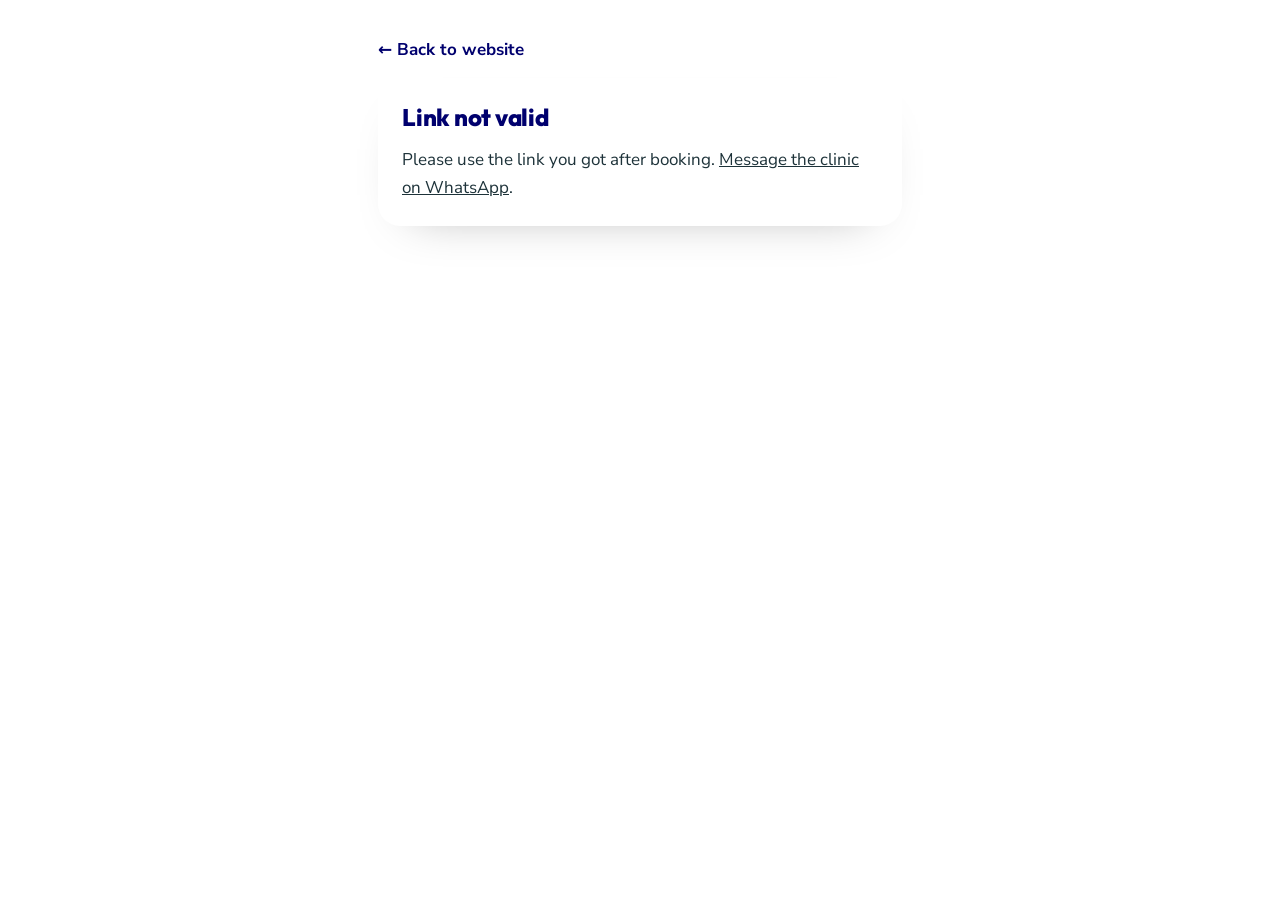
<file: manage.html>
<!doctype html>
<html lang="en">
<head>
<meta charset="utf-8">
<meta name="viewport" content="width=device-width, initial-scale=1">
<meta name="robots" content="noindex,nofollow">
<title>Your appointment</title>
<link rel="preconnect" href="https://fonts.googleapis.com">
<link rel="stylesheet" href="https://fonts.googleapis.com/css2?family=Outfit:wght@500;600;700;800&family=Nunito+Sans:opsz,wght@6..12,400;6..12,600;6..12,700&display=swap">
<link rel="stylesheet" href="style.css">
<script>document.write('<script src="config.js?v=' + Date.now() + '"><\/script>')</script>
<!-- Patient's own "change or cancel" page (DotCom's own calendar). The link carries a signed token; no login. -->
<style>
  body{background:var(--bg);min-height:100vh}
  .mg{max-width:560px;margin:0 auto;padding:28px 18px 60px}
  .mg-card{background:#fff;border-radius:22px;padding:24px;display:grid;gap:14px;box-shadow:0 20px 50px -34px rgba(0,0,0,.35)}
  .mg h1{font:800 1.5rem var(--display);color:var(--brand-deep)}
  .mg .home{display:inline-block;margin-bottom:14px;color:var(--brand-deep);font-weight:700;text-decoration:none}
  .row{display:flex;gap:10px;flex-wrap:wrap}.row .btn{flex:1;min-width:150px}
  .btn-ghost{background:transparent;color:var(--brand-deep);border:1.5px solid var(--line)}
  .btn-danger{background:#fff;color:#b3261e;border:1.5px solid #f1c9c6}
  .badge{display:inline-block;border-radius:999px;padding:3px 10px;font-size:.8rem;font-weight:700;background:var(--soft);color:var(--brand-deep)}
  .badge.no{background:#fdeceb;color:#b3261e}
  textarea{width:100%;min-height:70px;border:1.5px solid var(--line);border-radius:12px;padding:10px;font:inherit}
</style>
</head>
<body>
<div class="mg"><a class="home" href="./" id="home">← Back to website</a><div class="mg-card" id="box"><p class="small">Loading your appointment…</p></div></div>
<script>
(function(){
const S = window.SITE, box = document.getElementById("box");
const r = document.documentElement.style;
r.setProperty("--brand", S.theme.brand); r.setProperty("--brand-deep", S.theme.brandDeep); r.setProperty("--accent", S.theme.accent);
const API = ((S.helper && S.helper.url) || "").replace(/\/$/, "");
const q = new URLSearchParams(location.search), A = { d: q.get("d") || "main", b: q.get("b") || "", t: q.get("t") || "" };
const DOCS = (S.doctors && S.doctors.length) ? S.doctors : [];
const DOC = DOCS.find(x => x.id === A.d) || { name: S.doctor.name };
const TZ = (() => { try { const z = Intl.DateTimeFormat().resolvedOptions().timeZone || "Asia/Kolkata"; return z === "Asia/Calcutta" ? "Asia/Kolkata" : z; } catch (e) { return "Asia/Kolkata"; } })();
const esc = s => String(s ?? "").replace(/[&<>"]/g, c => ({ "&": "&amp;", "<": "&lt;", ">": "&gt;", '"': "&quot;" }[c]));
const fmt = (iso, o) => new Intl.DateTimeFormat("en-IN", Object.assign({ timeZone: TZ }, o)).format(new Date(iso));
const when = iso => `${fmt(iso, { weekday: "long", day: "numeric", month: "long" })}, ${fmt(iso, { hour: "numeric", minute: "2-digit" })}`;
const ymd = d => new Date(d.getTime() - d.getTimezoneOffset() * 6e4).toISOString().slice(0, 10);
const wa = () => (S.contact && S.contact.whatsapp) ? `https://wa.me/${String(S.contact.whatsapp).replace(/\D/g, "")}` : "";
let bk = null, slots = null, until = "", day = "";
document.title = "Your appointment · " + DOC.name;

async function call(path, opts) {
  const res = await fetch(API + path, opts ? { method: "POST", headers: { "Content-Type": "application/json" }, body: JSON.stringify({ ...A, ...opts }) } : undefined);
  const d = await res.json().catch(() => ({}));
  if (!res.ok) { const e = new Error(d.error || "Something went wrong. Please try again."); e.status = res.status; throw e; }
  return d;
}
function contact() { return wa() ? ` <a href="${wa()}" target="_blank" rel="noopener">Message the clinic on WhatsApp</a>.` : ""; }

async function load() {
  if (!API || !A.b || !A.t) { box.innerHTML = `<h1>Link not valid</h1><p>Please use the link you got after booking.${contact()}</p>`; return; }
  try { bk = await call("/book/manage?" + new URLSearchParams(A)); show(); }
  catch (e) { box.innerHTML = `<h1>${e.status === 403 ? "Link not valid" : "Couldn't open your appointment"}</h1><p>${esc(e.message)}${contact()}</p>`; }
}
function show(msg) {
  const st = bk.status, gone = /cancel|declin|expired/.test(st);
  const label = { pending: "Waiting for the clinic to confirm", confirmed: "Confirmed", cancelled: "Cancelled", declined: "Not possible", expired: "Not confirmed in time" }[st] || st;
  box.innerHTML = `<h1>Your appointment</h1>
    ${msg ? `<p style="color:var(--teal);font-weight:700">${esc(msg)}</p>` : ""}
    <div class="summary"><div><span>${esc(bk.title)}${DOCS.length > 1 ? " · " + esc(DOC.name) : ""}</span><b>${esc(when(bk.start))}</b></div><div><span>Patient</span><b>${esc(bk.name)}</b></div><div><span>Status</span><span class="badge${gone ? " no" : ""}">${esc(label)}</span></div></div>
    ${TZ !== "Asia/Kolkata" ? `<p class="small">Times are shown in your time (${esc(TZ.replace(/_/g, " "))}).</p>` : ""}
    ${!gone ? `<p class="small">At your time, join from the <a href="consult.html${A.d !== "main" ? "?d=" + encodeURIComponent(A.d) : ""}"><b>Consultation room</b></a>.</p>` : ""}
    ${bk.canChange ? `<div class="row"><button class="btn btn-solid" id="ch">Change time</button><button class="btn btn-danger" id="cx">Cancel appointment</button></div>`
      : (!gone ? `<p class="small">This appointment can no longer be changed online.${contact()}</p>` : `<a class="btn btn-solid" href="./#book">Book a new appointment</a>`)}`;
  const ch = document.getElementById("ch"), cx = document.getElementById("cx");
  if (ch) ch.onclick = () => { slots = null; pick(); };
  if (cx) cx.onclick = cancelAsk;
}
function cancelAsk() {
  box.innerHTML = `<h1>Cancel appointment?</h1><div class="summary"><div><span>${esc(bk.title)}</span><b>${esc(when(bk.start))}</b></div></div>
    <label class="f">Reason (optional)<textarea id="why"></textarea></label>
    <p class="small">If you paid by UPI, the clinic will contact you about a refund.</p><p class="err" id="e"></p>
    <div class="row"><button class="btn btn-ghost" id="no">Keep appointment</button><button class="btn btn-danger" id="yes">Yes, cancel</button></div>`;
  document.getElementById("no").onclick = () => show();
  document.getElementById("yes").onclick = async ev => {
    ev.target.disabled = true;
    try { await call("/book/cancel", { reason: document.getElementById("why").value.trim() }); bk.status = "cancelled"; bk.canChange = false; show("Your appointment is cancelled."); }
    catch (e) { document.getElementById("e").textContent = e.message; ev.target.disabled = false; }
  };
}
async function loadSlots(more) {
  const from = more && until ? until : ymd(new Date());
  const d = await call("/book/slots?" + new URLSearchParams({ d: A.d, slug: bk.slug, from, days: 14, tz: TZ }));
  slots = Object.assign(more ? (slots || {}) : {}, d.slots || {});
  until = ymd(new Date(new Date(from + "T12:00:00").getTime() + 14 * 864e5));
}
async function pick(msg) {
  if (!slots) { box.innerHTML = `<p class="small">Loading free times…</p>`; try { await loadSlots(); } catch (e) { show(); return; } }
  const days = []; const s0 = new Date(); s0.setHours(12, 0, 0, 0);
  const n = Math.round((new Date(until + "T12:00:00") - s0) / 864e5);
  for (let i = 0; i < n; i++) days.push(ymd(new Date(s0.getTime() + i * 864e5)));
  const open = days.filter(d => slots[d] && slots[d].length);
  if (!open.includes(day)) day = open[0] || "";
  box.innerHTML = `<h1>Choose a new time</h1>
    ${msg ? `<p class="err">${esc(msg)}</p>` : ""}
    <div class="summary"><div><span>Now</span><b>${esc(when(bk.start))}</b></div></div>
    <div class="days">${days.map(d => { const has = slots[d] && slots[d].length, dt = new Date(d + "T12:00:00"); return `<button class="chip" data-day="${d}" aria-pressed="${d === day}" ${has ? "" : "disabled"}><small>${dt.toLocaleDateString("en-IN", { weekday: "short" })}</small>${dt.getDate()}<small>${dt.toLocaleDateString("en-IN", { month: "short" })}</small></button>`; }).join("")}</div>
    <button class="btn btn-ghost" id="more" style="justify-self:start">More dates →</button>
    ${day ? `<div class="slots">${slots[day].map(iso => `<button class="chip" data-time="${esc(iso)}">${esc(fmt(iso, { hour: "numeric", minute: "2-digit" }))}</button>`).join("")}</div>` : `<p>No free times in these dates. Tap <b>More dates</b>.</p>`}
    <p class="err" id="e"></p>
    <button class="btn btn-ghost" id="back" style="justify-self:start">Keep current time</button>`;
  box.querySelectorAll("[data-day]").forEach(b => b.onclick = () => { day = b.dataset.day; pick(); });
  box.querySelectorAll("[data-time]").forEach(b => b.onclick = async () => {
    if (!confirm(`Move your appointment to ${when(b.dataset.time)}?`)) return;
    box.querySelectorAll("button").forEach(x => x.disabled = true);
    try { const d = await call("/book/reschedule", { start: b.dataset.time }); bk.start = d.start; show("Your appointment time is changed."); }
    catch (e) { if (e.status === 409) { slots = null; pick(e.message); } else { document.getElementById("e").textContent = e.message; box.querySelectorAll("button").forEach(x => x.disabled = false); } }
  });
  document.getElementById("more").onclick = ev => { ev.target.disabled = true; ev.target.textContent = "Loading…"; loadSlots(true).then(() => pick()).catch(() => { ev.target.textContent = "Couldn't load — try again"; ev.target.disabled = false; }); };
  document.getElementById("back").onclick = () => show();
}
load();
})();
</script>
</body>
</html>
</file>
<file: site.css>
/* Dr Manu Manjith — Digiheld-style personal brand page (own code). */
:root{
  --navy:#141231; --navy2:#1b1744; --ink:#14142e; --text:#5d6072; --violet:#6b3fd6; --violet2:#8a63f0; --lav:#b9a2ff;
  --peach:#fde2cf; --light:#f4f5f8; --light2:#fbfbfc; --white:#fff; --line:#e6e7ee;
  --sans:"Figtree",system-ui,-apple-system,"Segoe UI",sans-serif; --script:"Caveat","Segoe Script",cursive;
}
*{box-sizing:border-box}
html{scroll-behavior:smooth}
body{margin:0;font-family:var(--sans);color:var(--text);background:var(--light);font-size:18px;line-height:1.7;-webkit-font-smoothing:antialiased;overflow-x:hidden}
img{max-width:100%;display:block}
[hidden]{display:none!important}
a{color:inherit}
h1,h2,h3{margin:0;color:var(--ink);font-weight:700;letter-spacing:-.025em;line-height:1.12}
p{margin:0}
button{font-family:inherit}
:focus-visible{outline:3px solid var(--lav);outline-offset:3px}
.wrap{max-width:1200px;margin:0 auto;padding:0 28px}
.narrow{max-width:700px}
.center{text-align:center}
section{padding:110px 0;position:relative}
.light{background:var(--light)} .light2{background:var(--light2)}
.dark{background:var(--navy);color:#c9c7de}
.dark h1,.dark h2,.dark h3{color:#fff}
.grain::after{content:"";position:absolute;inset:0;pointer-events:none;opacity:.35;mix-blend-mode:overlay;background-image:url("data:image/svg+xml,%3Csvg xmlns='http://www.w3.org/2000/svg' width='160' height='160'%3E%3Cfilter id='n'%3E%3CfeTurbulence type='fractalNoise' baseFrequency='.9' numOctaves='2' stitchTiles='stitch'/%3E%3CfeColorMatrix values='0 0 0 0 1 0 0 0 0 1 0 0 0 0 1 0 0 0 .55 0'/%3E%3C/filter%3E%3Crect width='100%25' height='100%25' filter='url(%23n)'/%3E%3C/svg%3E")}
.dark>*{position:relative;z-index:1}

/* type */
.h2{font-size:clamp(2.1rem,4.4vw,3.4rem)}
.h3{font-size:clamp(1.7rem,3vw,2.3rem)}
.script{font-family:var(--script);font-weight:600;letter-spacing:0;font-size:1.18em;line-height:1}
.script.purple{color:var(--violet)}
.body{margin-top:28px;font-size:clamp(1.08rem,1.6vw,1.3rem);line-height:1.75}
.body.small{font-size:1.1rem;margin-top:14px}
.dark .body{color:#c9c7de}
mark{background:linear-gradient(transparent 12%,var(--peach) 12%,var(--peach) 88%,transparent 88%);background-size:0% 100%;background-repeat:no-repeat;color:inherit;padding:0 .1em;transition:background-size 1.1s cubic-bezier(.6,.1,.2,1) .3s}
mark.ink{background-image:linear-gradient(transparent 70%,rgba(139,99,240,.55) 70%,rgba(139,99,240,.55) 92%,transparent 92%);color:#fff}
.in mark,.fx.in mark{background-size:100% 100%}
.kicker{display:flex;align-items:center;justify-content:center;gap:18px;font-size:.95rem;font-weight:600;letter-spacing:.2em;text-transform:uppercase;color:#d7d0ff;margin-bottom:26px}
.kicker i{flex:0 1 110px;height:1px;background:currentColor;opacity:.5}
.kicker.purple{color:var(--violet)}
.script-h{margin-top:64px;font-family:var(--script);font-weight:600;font-size:clamp(2.2rem,4.6vw,3.4rem);color:var(--ink);letter-spacing:0;line-height:1.15}
.script-h.light-script{color:#fff}

/* highlight box (tilted violet) */
.hl-box{position:relative;display:inline-block;padding:.02em .32em .1em;margin-top:.12em;color:#fff}
.hl-box::before{content:"";position:absolute;inset:0;background:var(--violet);transform:rotate(-2deg) scaleX(0);transform-origin:left;transition:transform .9s cubic-bezier(.7,0,.2,1) .25s;z-index:-1}
.hl-box span{position:relative}
.fx.in .hl-box::before{transform:rotate(-2deg) scaleX(1)}
.h2 .hl-box{z-index:0}
.light .hl-box,.light2 .hl-box{color:#fff}

/* swash underline */
.swash{position:relative;white-space:nowrap;display:inline-block}
.swash svg{position:absolute;left:-2%;bottom:-.12em;width:104%;height:.32em;overflow:visible}
.swash path{fill:none;stroke:var(--violet2);stroke-width:5;stroke-linecap:round;stroke-dasharray:320;stroke-dashoffset:320;transition:stroke-dashoffset 1.2s cubic-bezier(.6,.1,.2,1) .6s}
.fx.in .swash path,.in .swash path{stroke-dashoffset:0}

/* buttons */
.btn{display:inline-flex;align-items:center;justify-content:center;gap:8px;min-width:240px;padding:18px 34px;border:0;border-radius:4px;background:linear-gradient(180deg,#7347e3,#6538d1);color:#fff;font:700 1.05rem var(--sans);text-decoration:none;cursor:pointer;box-shadow:0 10px 30px rgba(107,63,214,.35),inset 0 1px 0 rgba(255,255,255,.2);transition:transform .2s,box-shadow .2s}
.btn:hover{transform:translateY(-2px);box-shadow:0 16px 36px rgba(107,63,214,.45)}
.btn.ghost{background:transparent;color:var(--violet);box-shadow:inset 0 0 0 2px var(--violet)}
.btn.ghost.light{color:#fff;box-shadow:inset 0 0 0 2px rgba(255,255,255,.6)}

/* ---------- hero ---------- */
.hero{position:relative;overflow:hidden;padding:0 0 90px;background:radial-gradient(70% 60% at 85% 0%,#5a2fd0 0%,transparent 60%),radial-gradient(60% 60% at 10% 10%,#2b1f7a 0%,transparent 60%),var(--navy)}
.hero-glow{position:absolute;left:50%;top:10%;width:900px;height:900px;transform:translateX(-50%);background:radial-gradient(circle,rgba(120,80,255,.25),transparent 60%);pointer-events:none}
.topbar{position:relative;z-index:5;display:flex;justify-content:space-between;align-items:center;padding-top:26px;padding-bottom:10px}
.logo{display:inline-flex;align-items:center;gap:10px;text-decoration:none;color:#fff;font-weight:800;font-size:1.45rem;letter-spacing:-.04em}
.logo-mark{width:34px;height:34px}
.topbar-r{display:flex;align-items:center;gap:22px}
.tb-contact{text-decoration:none;text-align:right;color:#fff;line-height:1.3}
.tb-k{display:flex;align-items:center;justify-content:flex-end;gap:8px;font-size:.8rem;font-weight:600;letter-spacing:.12em;text-transform:uppercase;color:#d8d3f3}
.tb-k svg{width:16px;height:16px;fill:none;stroke:currentColor;stroke-width:1.8}
.tb-contact b{font-size:1.02rem}
.tb-install{display:inline-flex;align-items:center;gap:6px;border:1px solid rgba(255,255,255,.3);background:transparent;color:#fff;border-radius:4px;padding:8px 12px;font-weight:600;font-size:.85rem;cursor:pointer}
.hero-portrait{position:relative;z-index:1;width:min(560px,92vw);margin:-10px auto 0;aspect-ratio:4/5;max-height:72vh;-webkit-mask-image:radial-gradient(52% 50% at 50% 38%,#000 45%,transparent 78%);mask-image:radial-gradient(52% 50% at 50% 38%,#000 45%,transparent 78%)}
.hero-portrait img{width:100%;height:100%;object-fit:cover;object-position:center 8%;filter:saturate(.95) contrast(1.05);will-change:transform}
.hero-portrait::after{content:"";position:absolute;inset:0;background:linear-gradient(180deg,rgba(20,18,49,0) 40%,rgba(20,18,49,.75) 78%,var(--navy) 100%),linear-gradient(90deg,rgba(60,30,160,.25),rgba(20,18,49,0) 40%,rgba(20,18,49,0) 60%,rgba(60,30,160,.25))}
.hero-copy{position:relative;z-index:2;margin-top:-26vh;text-align:center}
.eyebrow{font-size:clamp(.82rem,1.3vw,1.05rem);font-weight:500;letter-spacing:.18em;text-transform:uppercase;color:#d0cce6}
.eyebrow b{color:#fff}
.hero h1{margin-top:22px;font-size:clamp(2.2rem,5.2vw,4.1rem);line-height:1.12;letter-spacing:-.035em}
.hero h1 .script{font-size:1.2em;font-weight:500;margin-right:.1em}
.lead{max-width:720px;margin:28px auto 0;font-size:clamp(1.05rem,1.6vw,1.3rem);color:#cbc8e0}
.cta-wrap{margin-top:40px;display:flex;flex-direction:column;align-items:center;gap:14px}
.cta-note{font-size:.9rem;color:#a9a6c4;line-height:1.5}

/* ---------- stats ---------- */
.stats{padding:46px 0;background:var(--light2);border-bottom:1px solid var(--line)}
.stats-row{display:grid;grid-template-columns:repeat(3,1fr)}
.stat{display:flex;align-items:center;justify-content:center;gap:16px;padding:6px 20px;border-left:1px solid var(--line)}
.stat:first-child{border-left:0}
.stat b{font-size:clamp(2.4rem,4vw,3.4rem);font-weight:600;color:var(--ink);letter-spacing:-.04em;line-height:1;font-variant-numeric:tabular-nums}
.stat>span{font-size:1rem;line-height:1.35}

/* ---------- story / film strip ---------- */
.film-strip{position:relative;margin:70px 0 0;height:240px;overflow:hidden;-webkit-mask-image:linear-gradient(90deg,transparent,#000 12%,#000 88%,transparent);mask-image:linear-gradient(90deg,transparent,#000 12%,#000 88%,transparent)}
.fs-track{display:flex;gap:24px;width:max-content;animation:marq 38s linear infinite;padding:20px 0}
@keyframes marq{to{transform:translateX(-50%)}}
.film{flex:none;width:230px;height:190px;border-radius:14px;background:#eceef4;border:4px solid #fff;box-shadow:0 2px 10px rgba(20,20,50,.05);display:flex;flex-direction:column;align-items:center;justify-content:center;gap:12px;text-align:center;padding:16px}
.film small{font-size:.78rem;font-weight:600;letter-spacing:.12em;text-transform:uppercase;color:#9b9db0}
.film svg{width:44px;height:44px;padding:10px;border-radius:12px;background:#fff;fill:none;stroke:#8b8da3;stroke-width:1.8;box-shadow:0 4px 12px rgba(0,0,0,.06)}
.film b{color:#3a3c55;font-size:1.05rem;line-height:1.2}
.fs-center{position:absolute;left:50%;top:50%;transform:translate(-50%,-50%);width:260px;padding:30px 20px;border-radius:18px;background:#fff;box-shadow:0 30px 60px rgba(30,20,90,.18);display:flex;flex-direction:column;align-items:center;gap:12px;z-index:2}
.fsc-ic{position:relative;width:70px;height:70px;border-radius:16px;background:var(--navy);display:grid;place-items:center}
.fsc-ic svg{width:32px;height:32px;fill:none;stroke:#fff;stroke-width:1.8}
.fsc-ic i{position:absolute;right:-16px;top:-12px;font-style:normal;font-weight:800;font-size:.85rem;color:#fff;background:#ff6a2b;border-radius:999px;padding:4px 8px;box-shadow:0 0 0 4px #fff}
.fs-center b{color:var(--ink);font-size:1.25rem}
.fx-pop{opacity:0;transform:translate(-50%,-40%) scale(.9);transition:opacity .8s,transform .8s cubic-bezier(.2,.8,.2,1.2)}
.fx-pop.in{opacity:1;transform:translate(-50%,-50%) scale(1)}

/* ---------- about ---------- */
.about-photo{display:flex;justify-content:center;margin:60px auto 10px}
.tilt-card{position:relative;width:min(520px,90%);aspect-ratio:5/4;border-radius:16px;border:4px solid #c7b8ff;overflow:visible}
.tilt-card::before{content:"";position:absolute;inset:-4px;border-radius:16px;background:var(--violet);transform:rotate(-5deg) translate(-14px,10px);z-index:-1;transition:transform 1s cubic-bezier(.2,.8,.2,1)}
.about-photo:not(.in) .tilt-card::before{transform:rotate(0) translate(0,0)}
.tilt-card img{width:100%;height:100%;object-fit:cover;object-position:center 12%;border-radius:12px}
.tilt-card::after{content:"";position:absolute;inset:0;border-radius:12px;background:linear-gradient(180deg,transparent 55%,rgba(10,8,30,.75));pointer-events:none}
.tc-badge{position:absolute;right:22px;top:22px;width:64px;height:64px;border-radius:50%;background:var(--violet);display:grid;place-items:center;z-index:2;box-shadow:0 10px 30px rgba(0,0,0,.3)}
.tc-badge svg{width:28px;height:28px;fill:none;stroke:#fff;stroke-width:2}
.tc-cap{position:absolute;left:0;right:0;bottom:22px;text-align:center;z-index:2;color:#fff;line-height:1.3}
.tc-cap b{display:block;font-size:1.5rem;font-weight:600}
.tc-cap span{font-size:.9rem;letter-spacing:.12em;color:#dcd6ff}

/* ---------- credentials paper ---------- */
.paper-wrap{position:relative;max-width:1060px;margin:0 auto}
.paper-wrap::before{content:"";position:absolute;inset:0;border-radius:18px;background:#e3e5f6;transform:rotate(-1.6deg) translate(16px,18px)}
.paper{position:relative;z-index:1;background:#fff;border-radius:18px;padding:56px 60px;box-shadow:0 2px 20px rgba(20,20,60,.05)}
.clip{position:absolute;right:40px;top:-38px;width:40px;height:80px;transform:rotate(18deg)}
.clip.small{right:28px;top:-30px;width:30px;height:60px}
.paper-grid{display:grid;grid-template-columns:1fr 1fr;gap:56px}
.pk{font-size:.85rem;font-weight:700;letter-spacing:.18em;text-transform:uppercase;color:var(--violet)}
.paper h3{font-size:1.65rem;margin:10px 0 26px}
.tl{list-style:none;margin:0;padding:0;display:grid;gap:22px}
.tl li{display:flex;gap:16px;align-items:flex-start}
.tl b{display:block;color:var(--ink);font-size:1.05rem;line-height:1.35}
.tl span{font-size:.95rem;line-height:1.5;display:block}
.tl-ic{flex:none;min-width:58px;height:44px;padding:0 8px;border-radius:10px;background:linear-gradient(160deg,#ece6ff,#ddd3ff);color:var(--violet);font-weight:800;font-size:.85rem;display:grid;place-items:center}
.tl-dot{flex:none;width:14px;height:14px;margin-top:6px;border-radius:50%;border:3px solid var(--violet);background:#fff;box-shadow:0 0 0 5px #efeaff}
.now{display:inline-block;margin-top:6px;font-style:normal;font-size:.75rem;font-weight:700;letter-spacing:.1em;text-transform:uppercase;color:#1f8f5a;background:#e3f7ec;padding:3px 10px;border-radius:999px}

/* ---------- radar areas ---------- */
.radar{position:relative;width:min(1000px,100%);height:640px;margin:40px auto 0}
.rings{position:absolute;left:50%;top:50%;width:560px;height:560px;transform:translate(-50%,-50%)}
.rings i{position:absolute;left:50%;top:50%;border-radius:50%;transform:translate(-50%,-50%);background:radial-gradient(circle,rgba(255,255,255,.9),rgba(244,245,248,.4));box-shadow:0 0 0 1px rgba(200,200,230,.25)}
.rings i:nth-child(1){width:560px;height:560px}.rings i:nth-child(2){width:430px;height:430px;background:#fff;box-shadow:0 20px 60px rgba(90,60,200,.08)}.rings i:nth-child(3){width:300px;height:300px;background:radial-gradient(circle,#cbbcff 50%,#b9a6ff 100%)}
.ticks{position:absolute;left:50%;top:50%;width:340px;height:340px;transform:translate(-50%,-50%);border-radius:50%;background:repeating-conic-gradient(rgba(140,110,240,.35) 0 1deg,transparent 1deg 4deg);-webkit-mask:radial-gradient(circle,transparent 61%,#000 62%,#000 70%,transparent 71%);mask:radial-gradient(circle,transparent 61%,#000 62%,#000 70%,transparent 71%);animation:spin 40s linear infinite}
.arc{position:absolute;left:50%;top:50%;width:440px;height:440px;transform:translate(-50%,-50%);border-radius:50%;border:2px solid transparent;border-top-color:#b9a2ff;border-right-color:#ffb7a5;animation:spin 14s linear infinite}
@keyframes spin{to{transform:translate(-50%,-50%) rotate(360deg)}}
.radar-face{position:absolute;left:50%;top:50%;width:210px;height:210px;transform:translate(-50%,-50%);border-radius:50%;overflow:hidden;border:6px solid #fff;box-shadow:0 20px 50px rgba(90,60,200,.3)}
.radar-face img{width:100%;height:100%;object-fit:cover;object-position:center 10%}
.node{position:absolute;width:200px;padding:22px 16px;border-radius:14px;background:#fff;box-shadow:0 10px 30px rgba(30,20,90,.08);text-align:center;color:var(--ink);font-weight:500;font-size:1rem;line-height:1.3;opacity:0;transform:translateY(20px) scale(.95);transition:opacity .7s,transform .7s cubic-bezier(.2,.8,.2,1.2)}
.node em{font-family:var(--script);font-style:normal;font-size:1.35em;color:var(--violet)}
.nd-ic{display:grid;place-items:center;width:42px;height:42px;margin:0 auto 12px;border-radius:12px}
.nd-ic svg{width:22px;height:22px;fill:none;stroke:currentColor;stroke-width:1.8;stroke-linecap:round;stroke-linejoin:round}
.c1{background:#ece6ff;color:#6b3fd6}.c2{background:#e3ecff;color:#3a6be0}.c3{background:#ffe6dc;color:#e36a3a}.c4{background:#f2e6ff;color:#9a4fe0}.c5{background:#e0f3ff;color:#2d8fd0}.c6{background:#ffe8ea;color:#d64a6b}
.n1{left:4%;top:4%}.n2{right:4%;top:4%}.n3{left:0;top:40%}.n4{right:0;top:40%}.n5{left:6%;bottom:2%}.n6{right:6%;bottom:2%}
.radar.in .node{opacity:1;transform:none}
.radar.in .n2{transition-delay:.1s}.radar.in .n3{transition-delay:.2s}.radar.in .n4{transition-delay:.3s}.radar.in .n5{transition-delay:.4s}.radar.in .n6{transition-delay:.5s}
.areas-foot{text-align:center;margin-top:40px;font-size:1.2rem}

/* ---------- journeys ---------- */
.jr-grid{display:grid;grid-template-columns:1fr 1fr;gap:28px;max-width:1000px;margin-top:60px}
.jr-card{position:relative;padding:40px 38px;border-radius:18px;background:rgba(255,255,255,.05);border:1px solid rgba(255,255,255,.12)}
.jr-card.violet{background:linear-gradient(150deg,#5a33c9,#3b2696 60%,#2a1f72);border-color:rgba(255,255,255,.18)}
.jr-tag{font-family:var(--script);font-size:1.6rem;color:#d7ccff}
.jr-card h3{font-size:2rem;margin:4px 0 22px}
.checks{list-style:none;margin:0;padding:0;display:grid;gap:14px}
.checks li{display:flex;gap:12px;align-items:flex-start;font-size:1.05rem;color:#e6e3f5;line-height:1.5}
.checks li::before{content:"";flex:none;width:22px;height:22px;margin-top:2px;background:url("data:image/svg+xml,%3Csvg xmlns='http://www.w3.org/2000/svg' viewBox='0 0 24 24'%3E%3Cpath d='M5 12.5l4.5 4.5L19 7.5' fill='none' stroke='white' stroke-width='2.6' stroke-linecap='round' stroke-linejoin='round'/%3E%3C/svg%3E") center/18px no-repeat}

/* ---------- quote ---------- */
.quote-sec{padding:100px 0}
.quote-card{position:relative;max-width:1040px;margin:0 auto;background:#fff;border-radius:14px;padding:64px 80px;text-align:center;overflow:hidden}
.quote-card::before,.quote-card::after{content:"“";position:absolute;font:800 260px/1 var(--sans);color:#f1eefc}
.quote-card::before{left:10px;top:-40px}.quote-card::after{content:"”";right:10px;bottom:-150px}
.script-q{position:relative;z-index:1;margin:0;font-family:var(--script);font-weight:600;font-size:clamp(2rem,4vw,3.1rem);line-height:1.25;color:var(--ink)}
.quote-card figcaption{position:relative;z-index:1;margin-top:22px;font-size:1.05rem}

/* handwriting reveal */
.write-wrap{display:block}
.write{clip-path:inset(0 100% 0 0);transition:clip-path 1.8s cubic-bezier(.5,.1,.2,1) .2s}
.write.in{clip-path:inset(0 0 0 0)}

/* ---------- consult (quiet) ---------- */
.consult{padding:80px 0}
.consult-btns{display:flex;flex-wrap:wrap;gap:14px;justify-content:center;margin-top:30px}
.consult-btns .btn{min-width:220px}

/* ---------- closing ---------- */
.closing{background:radial-gradient(60% 70% at 50% 120%,#5a2fd0,transparent 70%),var(--navy)}
.closing .h2 .script{display:inline-block;margin-top:.1em;font-size:1.25em;color:#d9cfff}

/* ---------- footer ---------- */
.foot{padding:70px 0 34px}
.foot-grid{display:flex;justify-content:space-between;align-items:flex-start;gap:40px;flex-wrap:wrap}
.foot-card{position:relative;max-width:440px;background:#fff;border-radius:14px;padding:30px;box-shadow:0 2px 14px rgba(20,20,60,.05)}
.foot-card::before{content:"";position:absolute;inset:0;border-radius:14px;background:#e3e5f6;transform:rotate(-2deg) translate(10px,10px);z-index:-1}
.dark-logo{color:var(--ink)}
.pron{margin:4px 0 12px;font-size:.95rem;color:#8a8ca0}
.foot-card p:last-child{font-size:1rem;line-height:1.6}
.foot-links{display:flex;gap:28px;flex-wrap:wrap;font-weight:500;color:var(--ink)}
.foot-links a{text-decoration:none}.foot-links a:hover{color:var(--violet)}
.install-row{display:flex;align-items:center;justify-content:space-between;gap:16px;flex-wrap:wrap;margin-top:36px;padding:18px 22px;border-radius:14px;background:#fff;border:1px solid var(--line)}
.install-row b{display:block;color:var(--ink)}.install-row span{font-size:.92rem}
.install-row .btn{min-width:0;padding:12px 22px}
.legal{display:flex;justify-content:space-between;flex-wrap:wrap;gap:10px;margin-top:44px;padding-top:22px;border-top:1px solid var(--line);font-size:.88rem;color:#8a8ca0}
a.quiet{color:inherit;text-decoration:none;cursor:default}

.fab-wa{position:fixed;right:20px;bottom:22px;z-index:40;width:56px;height:56px;border-radius:50%;background:#25d366;color:#fff;display:grid;place-items:center;box-shadow:0 8px 24px rgba(0,0,0,.25)}
.fab-wa svg{width:28px;height:28px}

/* install help */
.ihelp{position:fixed;inset:0;z-index:60;background:rgba(10,8,30,.6);display:grid;place-items:center;padding:16px}
.ihelp .box{background:#fff;border-radius:14px;padding:24px;max-width:420px;width:100%;color:var(--text)}
.ihelp .top{display:flex;justify-content:space-between;align-items:center}
.ihelp h3{font-size:1.2rem}
.ihelp .x{border:0;background:#f0f0f6;width:34px;height:34px;border-radius:50%;cursor:pointer;font-size:18px}
.ihelp ol{padding-left:20px;display:grid;gap:8px;margin:16px 0 0}

/* ---------- reveal motion ---------- */
.fx{opacity:0;transform:translateY(28px);filter:blur(6px);transition:opacity .9s ease,transform .9s cubic-bezier(.2,.7,.2,1),filter .9s ease}
.fx.in{opacity:1;transform:none;filter:none}
.brighten{color:rgba(255,255,255,.28)!important;transition:opacity .9s,transform .9s,filter .9s,color 1.4s ease .3s}
.brighten.in{color:#fff!important}
@media (prefers-reduced-motion:reduce){
  .fx,.fx-pop,.node,.write{opacity:1!important;transform:none!important;filter:none!important;clip-path:none!important;transition:none!important}
  .fx-pop{transform:translate(-50%,-50%)!important}
  .hl-box::before{transform:rotate(-2deg) scaleX(1)!important}
  .swash path{stroke-dashoffset:0!important}
  mark{background-size:100% 100%!important}
  .brighten{color:#fff!important}
  .fs-track,.ticks,.arc{animation:none}
}

/* ---------- responsive ---------- */
@media (max-width:980px){
  .paper-grid,.jr-grid{grid-template-columns:1fr}
  .paper{padding:44px 32px}
  .radar{height:auto;display:grid;grid-template-columns:1fr 1fr;gap:14px;padding:300px 20px 0}
  .rings{top:150px;width:300px;height:300px}
  .rings i:nth-child(1){width:300px;height:300px}.rings i:nth-child(2){width:240px;height:240px}.rings i:nth-child(3){width:180px;height:180px}
  .ticks{width:200px;height:200px}.arc{width:250px;height:250px}
  .radar-face{top:150px;width:130px;height:130px}
  .node{position:relative;left:auto!important;right:auto!important;top:auto!important;bottom:auto!important;width:auto}
}
@media (max-width:640px){
  body{font-size:16px}
  section{padding:76px 0}
  .wrap{padding:0 20px}
  .logo{font-size:1.15rem}.logo-mark{width:28px;height:28px}
  .tb-k{font-size:.66rem;letter-spacing:.08em}
  .tb-k svg{display:none}
  .tb-contact b{font-size:.9rem}
  .tb-install{padding:7px 9px;font-size:0}
  .tb-install svg{width:16px;height:16px}
  .hero{padding-bottom:64px}
  .hero-portrait{width:100%;max-height:none;margin-top:0}
  .hero-copy{margin-top:-30vw}
  .eyebrow{letter-spacing:.1em}
  .hero h1{font-size:2.05rem}
  .swash{white-space:normal}
  .btn{min-width:0;width:100%;padding:17px 20px}
  .stats{padding:28px 0}
  .stats-row{grid-template-columns:1fr 1fr 1fr}
  .stat{flex-direction:column;gap:6px;padding:4px 6px;text-align:center}
  .stat b{font-size:2rem}.stat>span{font-size:.78rem}
  .film-strip{height:200px;margin-top:50px}
  .film{width:170px;height:150px}
  .fs-center{width:210px;padding:22px 14px}
  .script-h{margin-top:46px}
  .tilt-card::before{transform:rotate(-4deg) translate(-8px,8px)}
  .tc-badge{width:50px;height:50px;right:14px;top:14px}
  .tc-cap b{font-size:1.2rem}
  .paper{padding:40px 22px}
  .paper-grid{gap:40px}
  .paper h3{font-size:1.35rem}
  .radar{grid-template-columns:1fr 1fr;padding-left:0;padding-right:0}
  .node{padding:18px 10px;font-size:.92rem}
  .jr-card{padding:32px 24px}
  .jr-card h3{font-size:1.6rem}
  .quote-card{padding:48px 24px}
  .quote-card::before,.quote-card::after{font-size:160px}
  .consult-btns{flex-direction:column}
  .fab-wa{width:50px;height:50px;right:14px;bottom:16px}
}
</file>
<file: style.css>
/* Template: colours come from config.js → theme. Layout: floating pill nav over a full-bleed teal hero (doctor profile + portrait in a big circle) → overlapping stats band → two-column statement → experience timeline → booking (types + steps) → circle-cropped online consult panel → FAQ → contact. Prices appear only inside the booking sheet. */
:root{
  --brand:#0e8a8a; --brand-deep:#074a50; --accent:#d94a3d; --sky:#9fe3dc;
  --teal:var(--brand); --teal-deep:var(--brand-deep); --teal-ink:color-mix(in srgb,var(--brand) 60%,var(--brand-deep)); --coral:var(--accent);
  --slate:color-mix(in srgb,var(--brand-deep) 55%,#555); --bg:#ffffff; --soft:color-mix(in srgb,var(--brand) 8%,#fff); --surface:#ffffff; --fg:#1d3239; --muted:#5d727a; --line:color-mix(in srgb,var(--brand) 14%,#e6e6e6);
  --on-teal:#ffffff;
  --display:"Outfit","Avenir Next","Segoe UI",system-ui,sans-serif;
  --body:"Nunito Sans",system-ui,-apple-system,sans-serif;
}
@media (prefers-color-scheme:dark){:root:not([data-theme="light"]){
  --teal:color-mix(in srgb,var(--brand) 55%,#fff); --teal-deep:color-mix(in srgb,var(--brand-deep) 75%,#000); --teal-ink:color-mix(in srgb,var(--brand-deep) 85%,#000); --coral:color-mix(in srgb,var(--accent) 70%,#fff);
  --slate:#c4d6da; --bg:#0d1719; --soft:#13232a; --surface:#172a30; --fg:#e7f0f1; --muted:#a0b5b9; --line:#26404a;
  --on-teal:#06191a; color-scheme:dark}}
:root[data-theme="dark"]{
  --teal:color-mix(in srgb,var(--brand) 55%,#fff); --teal-deep:color-mix(in srgb,var(--brand-deep) 75%,#000); --teal-ink:color-mix(in srgb,var(--brand-deep) 85%,#000); --coral:color-mix(in srgb,var(--accent) 70%,#fff);
  --slate:#c4d6da; --bg:#0d1719; --soft:#13232a; --surface:#172a30; --fg:#e7f0f1; --muted:#a0b5b9; --line:#26404a;
  --on-teal:#06191a; color-scheme:dark}
*{box-sizing:border-box}
html{scroll-behavior:smooth}
body{background:var(--bg);color:var(--fg);font-family:var(--body);font-size:17px;line-height:1.65}
body::before{content:"";position:fixed;inset:0 0 auto;height:env(safe-area-inset-top,0px);z-index:40;background:var(--teal-deep)}
.wrap{max-width:1180px;margin:0 auto;padding-left:max(16px,env(safe-area-inset-left,0px));padding-right:max(16px,env(safe-area-inset-right,0px))}
h1,h2,h3{font-family:var(--display);line-height:1.08;text-wrap:balance;margin:0;letter-spacing:-.01em}
h2{font-size:clamp(2rem,4.6vw,3.4rem);font-weight:700;color:var(--slate)}
h3{font-size:1.3rem;font-weight:600;color:var(--slate)}
p{margin:0}
a{color:inherit}
.eyebrow{font-family:var(--display);font-size:.8rem;letter-spacing:.16em;text-transform:uppercase;font-weight:600;color:var(--teal)}
.btn{display:inline-flex;align-items:center;justify-content:center;gap:8px;border:0;border-radius:999px;padding:13px 26px;font:700 .82rem var(--display);letter-spacing:.1em;text-transform:uppercase;cursor:pointer;text-decoration:none;transition:transform .15s,background .15s}
.btn:hover{transform:translateY(-1px)}
.btn:focus-visible,button:focus-visible,a:focus-visible,input:focus-visible,textarea:focus-visible,summary:focus-visible{outline:3px solid var(--coral);outline-offset:3px}
.btn-solid{background:var(--teal);color:var(--on-teal)}
.btn-light{background:#fff;color:var(--brand-deep)}
.btn-line{background:transparent;color:#fff;border:2px solid rgba(255,255,255,.7)}
.go{font-family:var(--display);font-weight:600;color:var(--teal);text-decoration:none;display:inline-flex;gap:6px;align-items:center;border:0;background:none;padding:0;font-size:1rem;cursor:pointer}
.go:hover{text-decoration:underline}
section{padding-block:96px}

/* floating pill nav */
.navwrap{position:fixed;top:calc(14px + env(safe-area-inset-top,0px));left:0;right:0;z-index:30;padding-left:max(16px,env(safe-area-inset-left,0px));padding-right:max(16px,env(safe-area-inset-right,0px))}
.pill{max-width:1100px;margin:0 auto;display:flex;align-items:center;justify-content:space-between;gap:16px;padding:8px 8px 8px 18px;border-radius:999px;background:color-mix(in srgb,var(--brand-deep) 72%,transparent);backdrop-filter:blur(12px);-webkit-backdrop-filter:blur(12px);border:1px solid rgba(255,255,255,.18);color:#fff}
.brand{display:flex;align-items:center;gap:10px;text-decoration:none}
.brand b{font-family:var(--display);font-weight:700;font-size:1rem;letter-spacing:.04em;display:block;line-height:1}
.brand small{font-size:.62rem;letter-spacing:.16em;text-transform:uppercase;opacity:.8}
.links{display:flex;gap:26px;font-family:var(--display);font-weight:600;font-size:.98rem}
.links a{text-decoration:none;opacity:.92}
.links a:hover{opacity:1}
.pill .btn{padding:10px 20px}
@media (max-width:900px){.links{display:none}}

/* hero */
.hero{background:var(--teal-deep);color:#fff;position:relative;overflow:hidden;padding-block:150px 150px}
.hero::before{content:"";position:absolute;inset:0;background:radial-gradient(circle at 78% 40%,color-mix(in srgb,var(--brand) 90%,transparent),transparent 55%),linear-gradient(120deg,color-mix(in srgb,var(--brand-deep) 85%,#000) 0%,color-mix(in srgb,var(--brand-deep) 50%,var(--brand)) 60%,var(--brand) 100%)}
.hero-grid{position:relative;display:grid;grid-template-columns:1.1fr .9fr;gap:40px;align-items:center}
@media (max-width:900px){.hero-grid{grid-template-columns:1fr}.hero{padding-block:120px 140px}}
.hero .eyebrow{color:var(--sky)}
.hero h1{font-size:clamp(3rem,7.6vw,5.8rem);font-weight:700;margin-block:16px 10px}
.hero .role{font-family:var(--display);font-size:clamp(1.2rem,2.4vw,1.6rem);font-weight:500;color:var(--sky);margin-bottom:22px}
.hero .lead{font-size:1.12rem;max-width:48ch;opacity:.92}
.cta{display:flex;flex-wrap:wrap;gap:12px;margin-top:32px}
.portrait{position:relative;justify-self:center;width:min(440px,100%);aspect-ratio:1}
.portrait .ring{position:absolute;inset:-6%;border-radius:50%;border:2px solid rgba(159,227,220,.35)}
.portrait .disc{position:absolute;inset:0;border-radius:50%;overflow:hidden;background:#5b5f66;box-shadow:0 30px 60px rgba(0,0,0,.35)}
.portrait img{width:100%;height:100%;object-fit:cover;object-position:50% 20%;display:block}
.portrait .badge{position:absolute;left:-4%;bottom:10%;background:#fff;color:var(--brand-deep);border-radius:18px;padding:12px 16px;display:flex;gap:12px;align-items:center;box-shadow:0 14px 30px rgba(0,0,0,.25)}
.portrait .badge strong{font-family:var(--display);font-size:2rem;line-height:1;font-weight:700}
.portrait .badge span{font-size:.8rem;line-height:1.25;color:#3f5d6b}
.arc{position:absolute;right:-220px;bottom:-260px;width:620px;height:620px;border-radius:50%;border:90px solid rgba(159,227,220,.07)}

/* stats band */
.band{position:relative;z-index:2;margin-top:-72px}
.band-in{background:linear-gradient(100deg,var(--teal-ink),var(--teal));color:#fff;border-radius:22px;padding:30px 36px;display:grid;grid-template-columns:1.2fr repeat(3,1fr);gap:24px;align-items:center;box-shadow:0 20px 40px rgba(7,74,80,.2)}
.band-in h3{color:#fff;font-size:1.25rem;line-height:1.2}
.band-in h3 span{color:var(--sky)}
.stat strong{font-family:var(--display);font-size:clamp(2.2rem,4vw,3.1rem);font-weight:700;line-height:1;display:block;font-variant-numeric:tabular-nums}
.stat small{font-size:.9rem;opacity:.9}
@media (max-width:820px){.band-in{grid-template-columns:1fr 1fr;padding:26px}.band-in h3{grid-column:1/-1}}

/* statement */
.statement{display:grid;grid-template-columns:1fr 1fr;gap:56px;align-items:start}
@media (max-width:820px){.statement{grid-template-columns:1fr;gap:24px}}
.statement h2{font-size:clamp(1.7rem,3.4vw,2.4rem);line-height:1.2}
.statement p{color:var(--muted);font-size:1.08rem;line-height:1.8}
.statement p + p{margin-top:16px}

/* experience */
.exp{background:var(--soft)}
.exp-grid{display:grid;grid-template-columns:.9fr 1.1fr;gap:56px}
@media (max-width:820px){.exp-grid{grid-template-columns:1fr;gap:36px}}
.exp-grid > div{min-width:0}
.timeline{display:grid;gap:0;position:relative;margin-top:8px}
.tl{display:grid;grid-template-columns:110px 1fr;gap:20px;padding-block:20px;border-bottom:1px solid var(--line)}
.tl:first-child{border-top:1px solid var(--line)}
.tl .yr{font-family:var(--display);font-weight:700;color:var(--teal);font-size:1.05rem;font-variant-numeric:tabular-nums}
.tl b{font-family:var(--display);font-weight:600;font-size:1.12rem;display:block;color:var(--fg)}
.tl p{color:var(--muted);font-size:.98rem}
@media (max-width:520px){.tl{grid-template-columns:1fr;gap:4px}}
.creds{display:grid;gap:12px;margin-top:28px}
.cred{display:flex;gap:14px;align-items:flex-start;background:var(--surface);border-radius:16px;padding:16px 18px}
.cred svg{flex:none;color:var(--teal);margin-top:2px}
.cred b{display:block;font-family:var(--display);font-weight:600}
.cred span{color:var(--muted);font-size:.94rem}
.tag{display:inline-block;font-size:.66rem;letter-spacing:.1em;text-transform:uppercase;border:1px solid var(--line);color:var(--muted);padding:1px 7px;border-radius:6px;margin-left:6px;vertical-align:middle;font-family:var(--body)}

/* booking */
.book-head{display:flex;flex-wrap:wrap;justify-content:space-between;align-items:end;gap:20px;margin-bottom:44px}
.book-head p{color:var(--muted);max-width:52ch;margin-top:12px}
.types{display:grid;grid-template-columns:repeat(2,1fr);gap:22px}
@media (max-width:760px){.types{grid-template-columns:1fr}}
.type{border-radius:22px;padding:32px;display:grid;gap:14px;align-content:start;background:var(--surface);border:1px solid var(--line)}
.type.feature{background:var(--teal-deep);color:#fff;border-color:transparent}
.type.feature h3{color:#fff}
.type.feature .go{color:var(--sky)}
.type .meta{display:flex;gap:10px;flex-wrap:wrap}
.type .meta span{font-size:.82rem;font-weight:700;border-radius:999px;padding:4px 12px;background:var(--soft);color:var(--teal-ink)}
.type.feature .meta span{background:rgba(255,255,255,.12);color:#fff}
.type p{color:var(--muted)}
.type.feature p{color:rgba(255,255,255,.85)}
.ic{width:52px;height:52px;border-radius:16px;display:grid;place-items:center;background:var(--soft);color:var(--teal)}
.type.feature .ic{background:rgba(255,255,255,.12);color:var(--sky)}
.steps{display:grid;grid-template-columns:repeat(4,1fr);gap:26px;margin-top:64px;counter-reset:s}
@media (max-width:900px){.steps{grid-template-columns:1fr 1fr}}
@media (max-width:520px){.steps{grid-template-columns:1fr}}
.step{display:grid;gap:8px;align-content:start}
.step::before{counter-increment:s;content:counter(s);font-family:var(--display);font-weight:700;font-size:1rem;width:40px;height:40px;border-radius:50%;display:grid;place-items:center;background:var(--soft);color:var(--teal)}
.step b{font-family:var(--display);font-weight:600;font-size:1.12rem}
.step p{color:var(--muted);font-size:.96rem}

/* circle panel */
.circle-sec{padding-block:20px 96px}
.circle{position:relative;border-radius:50% / 34%;overflow:hidden;background:linear-gradient(140deg,color-mix(in srgb,var(--brand-deep) 85%,#000),var(--brand));color:#fff;min-height:520px;display:grid;place-items:center;text-align:center;padding:90px 24px}
@media (max-width:700px){.circle{border-radius:40px;min-height:0;padding:64px 22px}}
.circle::before{content:"";position:absolute;inset:0;background:var(--photo) right -40px bottom/auto 120% no-repeat;opacity:.18;filter:grayscale(1)}
.circle > div{position:relative;max-width:640px;display:grid;gap:18px;justify-items:center}
.circle h2{color:#fff}
.circle p{font-size:1.12rem;opacity:.92}
.ticks{display:flex;flex-wrap:wrap;gap:10px;justify-content:center}
.ticks span{font-size:.9rem;font-weight:600;background:rgba(255,255,255,.12);border-radius:999px;padding:6px 14px}

/* faq */
.faq-grid{display:grid;grid-template-columns:.8fr 1.2fr;gap:56px}
@media (max-width:820px){.faq-grid{grid-template-columns:1fr;gap:28px}}
.faq-grid > div{min-width:0}
details{border-bottom:1px solid var(--line)}
details:first-of-type{border-top:1px solid var(--line)}
summary{cursor:pointer;font-family:var(--display);font-weight:600;font-size:1.12rem;padding-block:20px;list-style:none;display:flex;justify-content:space-between;gap:16px}
summary::-webkit-details-marker{display:none}
summary::after{content:"+";color:var(--teal);font-size:1.5rem;line-height:1}
details[open] summary::after{content:"–"}
details p{color:var(--muted);padding-bottom:20px}

/* contact & footer */
footer{background:var(--teal-deep);color:#d6ecea;padding-block:64px 32px}
.foot{display:grid;grid-template-columns:1.3fr 1fr 1fr;gap:36px}
@media (max-width:820px){.foot{grid-template-columns:1fr}}
.foot h3{color:#fff;font-size:1.1rem;margin-bottom:10px}
.foot p{font-size:.96rem}
.copyrow{display:flex;gap:10px;align-items:center;flex-wrap:wrap}
.copyrow span{font-family:var(--display);font-weight:600;font-size:1.3rem;color:#fff;user-select:all;font-variant-numeric:tabular-nums}
.mini{border:1px solid rgba(255,255,255,.35);background:transparent;color:#fff;border-radius:8px;padding:5px 12px;font:600 13px var(--body);cursor:pointer}
.legal{margin-top:44px;padding-top:20px;border-top:1px solid rgba(255,255,255,.15);font-size:.82rem;display:flex;flex-wrap:wrap;justify-content:space-between;gap:10px;opacity:.8}


/* instagram */
.insta{background:var(--soft)}
.insta-grid{display:grid;grid-template-columns:1.1fr .9fr;gap:56px;align-items:center}
@media (max-width:820px){.insta-grid{grid-template-columns:1fr;gap:32px}}
.insta-grid > div{min-width:0}
.insta-grid p.sub{color:var(--muted);font-size:1.08rem;max-width:50ch;margin-top:14px}
.btn-ig{background:linear-gradient(45deg,#f09433,#e6683c,#dc2743,#cc2366,#bc1888);color:#fff;margin-top:28px}
.igcard{background:var(--surface);border-radius:24px;padding:26px;display:grid;gap:18px;box-shadow:0 20px 40px rgba(7,74,80,.12);border:1px solid var(--line)}
.igtop{display:flex;align-items:center;gap:16px}
.igav{width:72px;height:72px;border-radius:50%;padding:3px;background:linear-gradient(45deg,#f09433,#dc2743,#bc1888);flex:none}
.igav span{display:grid;place-items:center;width:100%;height:100%;border-radius:50%;background:var(--brand);border:3px solid var(--surface)}
.igtop b{font-family:var(--display);font-weight:600;font-size:1.1rem;display:block;overflow-wrap:anywhere}
.igtop small{color:var(--muted)}
.igstats{display:grid;grid-template-columns:repeat(3,1fr);text-align:center;border-block:1px solid var(--line);padding-block:14px}
.igstats strong{font-family:var(--display);font-size:1.35rem;display:block;font-variant-numeric:tabular-nums}
.igstats span{font-size:.82rem;color:var(--muted)}
.igbio{font-size:.95rem;color:var(--muted)}
.igbio b{color:var(--fg)}
.igcard .btn{width:100%}


/* ===== motion ===== */
@keyframes up{from{opacity:0;transform:translateY(30px)}to{opacity:1;transform:none}}
@keyframes pop{from{opacity:0;transform:scale(.85)}to{opacity:1;transform:none}}
@keyframes spin{to{transform:rotate(360deg)}}
@keyframes bob{0%,100%{transform:translateY(0)}50%{transform:translateY(-10px)}}
@keyframes breathe{0%,100%{transform:scale(1);opacity:.07}50%{transform:scale(1.08);opacity:.12}}
@keyframes navin{from{opacity:0;transform:translateY(-24px)}to{opacity:1;transform:none}}
@keyframes ping{0%{transform:scale(1);opacity:.6}100%{transform:scale(1.9);opacity:0}}
@keyframes shine{from{left:-60%}to{left:130%}}
@keyframes grow{from{transform:scaleX(0)}to{transform:scaleX(1)}}
.pill{animation:navin .8s cubic-bezier(.2,.8,.2,1) both}
.hero .eyebrow{animation:up .7s .15s both}
.hero h1{animation:up .8s .25s both}
.hero .role{animation:up .8s .38s both}
.hero .lead{animation:up .8s .5s both}
.hero .cta{animation:up .8s .62s both}
.portrait{animation:pop 1s .3s cubic-bezier(.2,.8,.2,1) both}
.portrait .ring{border-style:dashed;animation:spin 40s linear infinite}
.portrait .badge{animation:bob 4s ease-in-out infinite}
.arc{animation:breathe 7s ease-in-out infinite}
.band-in{animation:up .9s .8s both}
.btn{position:relative;overflow:hidden}
.btn::after{content:"";position:absolute;top:0;bottom:0;width:40%;left:-60%;background:linear-gradient(100deg,transparent,rgba(255,255,255,.35),transparent);transform:skewX(-20deg)}
.btn:hover::after{animation:shine .7s ease}
.type,.cred,.igcard,.step{transition:translate .35s cubic-bezier(.2,.8,.2,1),box-shadow .35s}
.type:hover,.igcard:hover{translate:0 -6px;box-shadow:0 24px 44px rgba(7,74,80,.16)}
.cred:hover{translate:6px 0}
.step:hover{translate:0 -4px}
.step:hover::before{background:var(--teal);color:var(--on-teal)}
.step::before{transition:background .3s,color .3s}
.portrait .disc img{transition:transform .8s cubic-bezier(.2,.8,.2,1)}
.portrait:hover .disc img{transform:scale(1.06)}
.tl{position:relative}
.tl::after{content:"";position:absolute;left:0;bottom:-1px;height:2px;width:100%;background:var(--teal);transform-origin:left;transform:scaleX(0);transition:transform .6s}
.tl:hover::after{transform:scaleX(1)}
@supports (animation-timeline: view()){
  .rv{animation:up linear both;animation-timeline:view();animation-range:entry 0% entry 55%}
  .rv-pop{animation:pop linear both;animation-timeline:view();animation-range:entry 0% entry 60%}
  .circle{animation:pop linear both;animation-timeline:view();animation-range:entry 0% entry 50%}
}

/* ===== floating buttons ===== */
.fab-wa{position:fixed;right:calc(20px + env(safe-area-inset-right,0px));bottom:calc(20px + env(safe-area-inset-bottom,0px));z-index:45;width:60px;height:60px;border-radius:50%;background:#25d366;color:#fff;display:grid;place-items:center;box-shadow:0 10px 26px rgba(37,211,102,.45);text-decoration:none;animation:pop .6s 1.2s both;transition:transform .2s}
.fab-wa::before{content:"";position:absolute;inset:0;border-radius:50%;background:#25d366;animation:ping 2.2s 2s infinite;z-index:-1}
.fab-wa:hover{transform:scale(1.08)}
.fab-wa .tip{position:absolute;right:72px;white-space:nowrap;background:var(--surface);color:var(--fg);font:600 .85rem var(--body);padding:8px 12px;border-radius:10px;box-shadow:0 8px 20px rgba(0,0,0,.15);opacity:0;transform:translateX(8px);transition:.25s;pointer-events:none}
.fab-wa:hover .tip{opacity:1;transform:none}
.fab-book{position:fixed;right:calc(92px + env(safe-area-inset-right,0px));bottom:calc(26px + env(safe-area-inset-bottom,0px));z-index:45;display:inline-flex;align-items:center;gap:10px;border:0;border-radius:999px;padding:14px 22px;background:var(--coral);color:#fff;font:700 .82rem var(--display);letter-spacing:.08em;text-transform:uppercase;cursor:pointer;box-shadow:0 12px 28px rgba(217,74,61,.4);animation:up .7s 1.4s both;transition:transform .2s,opacity .3s}
.fab-book:hover{transform:translateY(-3px)}
.fab-book .dot{width:8px;height:8px;border-radius:50%;background:#fff;position:relative}
.fab-book .dot::after{content:"";position:absolute;inset:0;border-radius:50%;background:#fff;animation:ping 1.6s infinite}
.fab-book.hide{opacity:0;pointer-events:none;transform:translateY(20px)}
@media (max-width:600px){
  .fab-book{left:calc(16px + env(safe-area-inset-left,0px));right:auto;bottom:calc(22px + env(safe-area-inset-bottom,0px));padding:14px 18px}
  .fab-wa{right:calc(16px + env(safe-area-inset-right,0px));bottom:calc(16px + env(safe-area-inset-bottom,0px))}
  .fab-wa .tip{display:none}
  footer{padding-bottom:110px}
}
@media (prefers-reduced-motion:reduce){*,*::before,*::after{animation:none!important;transition:none!important}}

/* booking sheet */
.overlay{position:fixed;inset:0;background:rgba(4,30,32,.6);z-index:50;display:grid;place-items:center;padding:16px}
.sheet{background:var(--surface);color:var(--fg);border-radius:24px;width:min(540px,100%);max-height:calc(100dvh - 32px);overflow:auto;padding:26px;display:grid;gap:18px}
.sheet-top{display:flex;justify-content:space-between;align-items:center;gap:12px}
.sheet-top h3{font-size:1.25rem}
.x{border:0;background:var(--soft);width:36px;height:36px;border-radius:50%;cursor:pointer;color:var(--fg);font-size:18px}
.prog{display:flex;gap:6px}
.prog i{flex:1;height:4px;border-radius:4px;background:var(--line)}
.prog i.on{background:var(--teal)}
.opt{display:flex;gap:14px;align-items:center;border:1.5px solid var(--line);border-radius:16px;padding:16px;background:var(--bg);cursor:pointer;text-align:left;font:inherit;color:inherit;width:100%}
.opt:hover{border-color:var(--teal)}
.opt div{flex:1;min-width:0}
.opt b{display:block;font-family:var(--display);font-weight:600}
.opt span{font-size:.88rem;color:var(--muted)}
.opt .fee{font-family:var(--display);font-weight:700;font-size:1.2rem;color:var(--fg);flex:none;font-variant-numeric:tabular-nums}
.days{display:grid;grid-template-columns:repeat(auto-fill,minmax(64px,1fr));gap:8px}
.slots{display:grid;grid-template-columns:repeat(auto-fill,minmax(92px,1fr));gap:8px}
.chip{border:1.5px solid var(--line);background:var(--bg);color:var(--fg);border-radius:12px;padding:10px 6px;font:600 14px var(--body);cursor:pointer;text-align:center;font-variant-numeric:tabular-nums}
.chip small{display:block;font-size:.72rem;color:var(--muted);font-weight:400}
.chip[aria-pressed="true"]{border-color:var(--teal);background:var(--soft)}
.chip:disabled{opacity:.35;cursor:not-allowed}
label.f{display:grid;gap:6px;font-size:.9rem;font-weight:600}
input,textarea,select{font:16px var(--body);padding:12px;border-radius:12px;border:1.5px solid var(--line);background:var(--bg);color:var(--fg);width:100%}
textarea{resize:vertical;min-height:80px}
.err{color:var(--coral);font-size:.86rem;min-height:1em}
.summary{background:var(--soft);border-radius:14px;padding:14px;display:grid;gap:4px;font-size:.94rem}
.summary div{display:flex;justify-content:space-between;gap:10px}
.qr{display:grid;place-items:center;gap:10px;text-align:center}
.qr canvas{width:180px;height:180px;border-radius:12px;background:#fff;padding:10px}
.apps{display:flex;gap:8px;justify-content:center;flex-wrap:wrap;font-size:.8rem;color:var(--muted)}
.apps span{border:1px solid var(--line);border-radius:999px;padding:3px 10px}
.upi{display:flex;gap:8px;align-items:center;justify-content:center;flex-wrap:wrap}
.upi span{font-weight:700;user-select:all}
.upi button{border:1px solid var(--line);background:var(--bg);color:var(--fg);border-radius:8px;padding:5px 10px;font:600 13px var(--body);cursor:pointer}
.done{text-align:center;display:grid;gap:12px;justify-items:center}
.tick{width:64px;height:64px;border-radius:50%;background:var(--teal);color:var(--on-teal);display:grid;place-items:center}
.sheet-actions{display:flex;gap:10px;justify-content:space-between}
.sheet .btn-ghost{background:transparent;color:var(--fg);border:1.5px solid var(--line)}
.small{font-size:.82rem;color:var(--muted)}
@media (prefers-reduced-motion:reduce){*{transition:none!important;scroll-behavior:auto!important}}

/* template additions */
.qr img,.qr canvas{width:190px;height:190px;border-radius:12px;background:#fff;padding:10px}
.calframe{width:100%;height:min(620px,70dvh);border:0;border-radius:14px;background:var(--bg)}
.sheet.wide{width:min(760px,100%)}
.paylink{display:none}
@media (pointer:coarse){.paylink{display:inline-flex}}

/* Standard: install app + quiet clinic login */
.navbtns{display:flex;gap:8px;align-items:center}
.install-btn{gap:8px}
.install-btn[hidden]{display:none!important}
@media (max-width:560px){#installNav span{display:none}#installNav{padding:10px 12px}}
.install-row{display:flex;align-items:center;justify-content:space-between;gap:16px;flex-wrap:wrap;margin-top:34px;padding:18px 20px;border-radius:18px;background:rgba(255,255,255,.08);border:1px solid rgba(255,255,255,.14)}
.install-row b{display:block;font-family:var(--display);font-size:1.05rem}.install-row span{opacity:.8;font-size:.92rem}
.inst{padding:4px 0 6px 20px;display:grid;gap:10px;line-height:1.5}
a.quiet{color:inherit;text-decoration:none;cursor:default}

/* Pro: doctors list */
.docs{display:grid;gap:18px;grid-template-columns:repeat(auto-fit,minmax(280px,1fr));margin-top:22px}
.doc-card{display:flex;gap:16px;background:var(--surface);border:1px solid var(--line);border-radius:22px;padding:18px;align-items:flex-start}
.doc-card img{width:96px;height:96px;border-radius:50%;object-fit:cover;object-position:center 20%;flex:none}
.doc-card h3{font-family:var(--display);font-size:1.15rem;color:var(--teal-deep)}
.doc-card .dt{color:var(--teal);font-weight:700;font-size:.92rem;margin:2px 0}
.doc-card .dl{color:var(--muted);font-size:.85rem}
.doc-card p{margin:6px 0 12px;color:var(--muted)}
.doc-opt{justify-content:flex-start!important;gap:12px;text-align:left}
.doc-opt img{width:48px;height:48px;border-radius:50%;object-fit:cover}

/* Pro: optional patient app reminders */
.remind-box{display:grid;gap:6px;text-align:left;margin:16px 0 6px;padding:14px 16px;border:1px solid var(--line);border-radius:16px;background:var(--surface)}
.remind-box b{font-family:var(--display);color:var(--teal-deep)}
.remind-box span{font-size:.88rem;color:var(--muted)}
.remind-box .btn{justify-self:start;margin-top:4px}
.remind-note{margin-top:12px}
</file>
